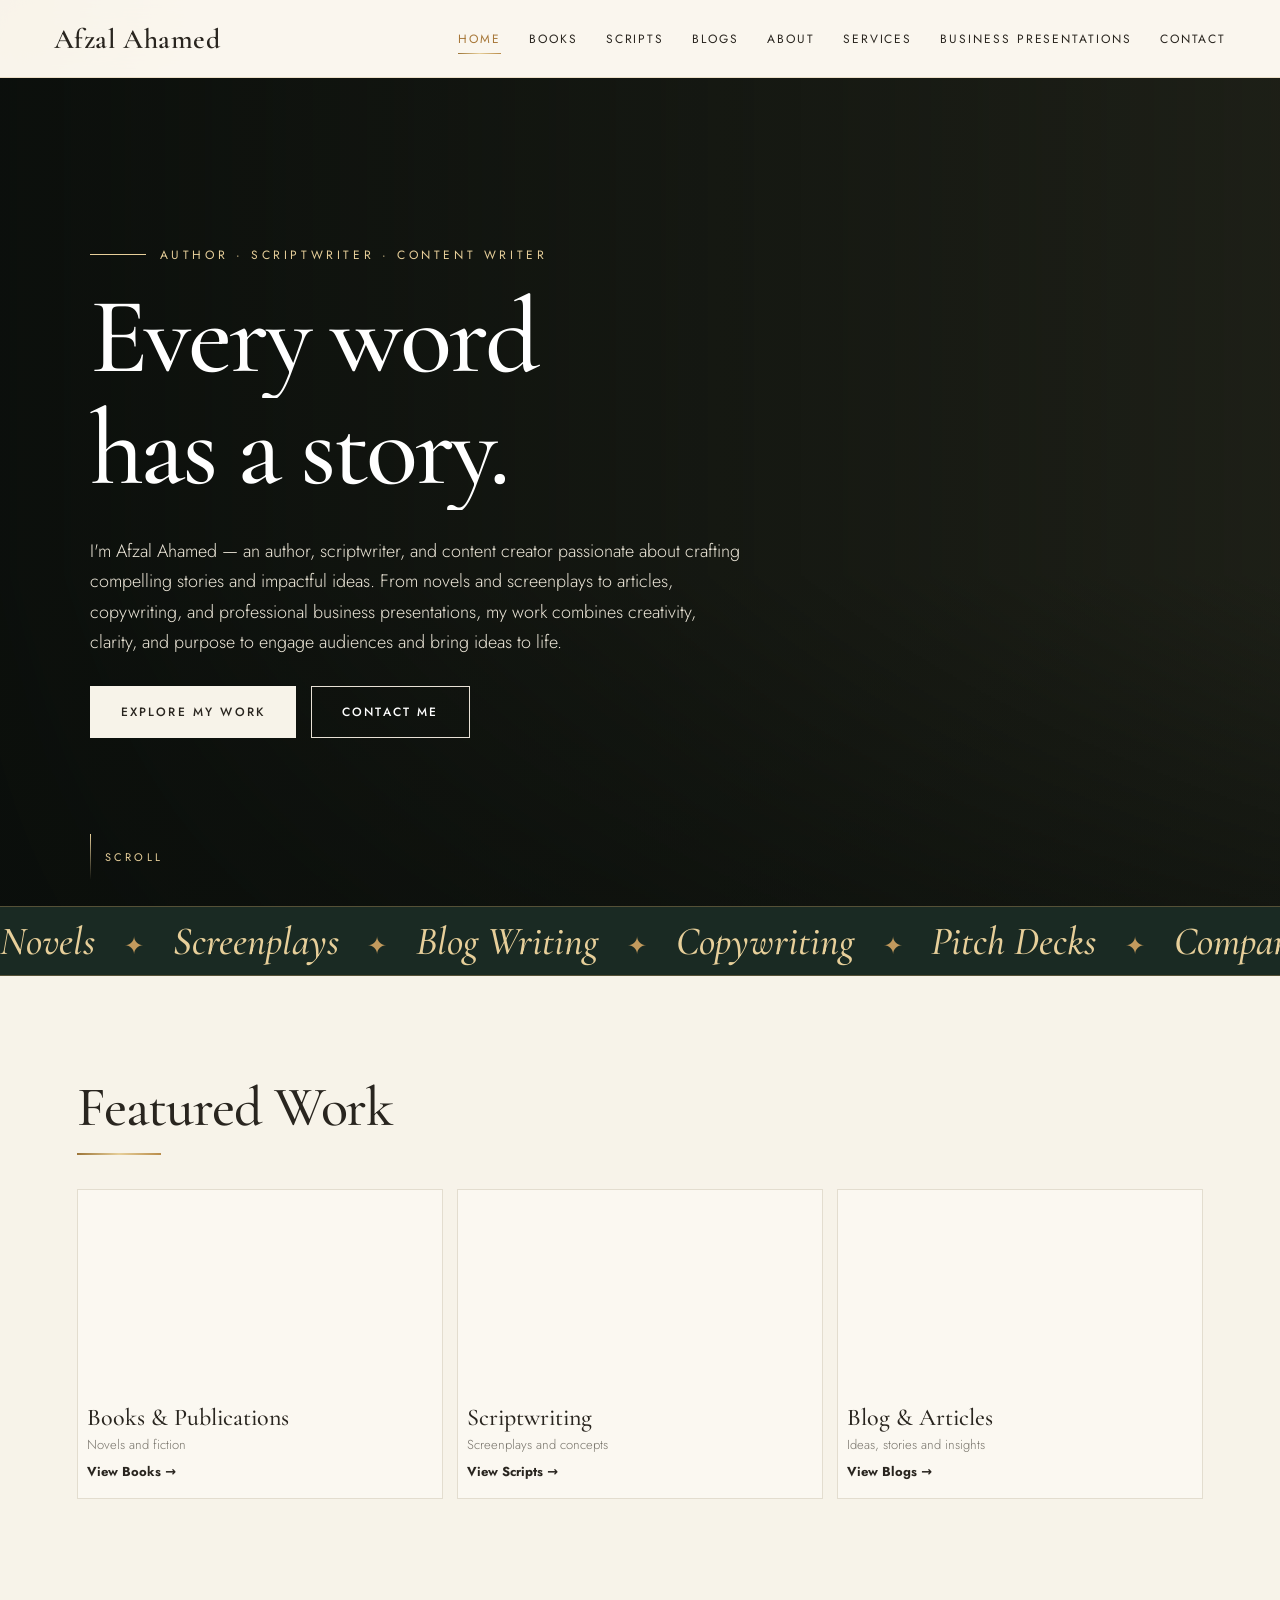
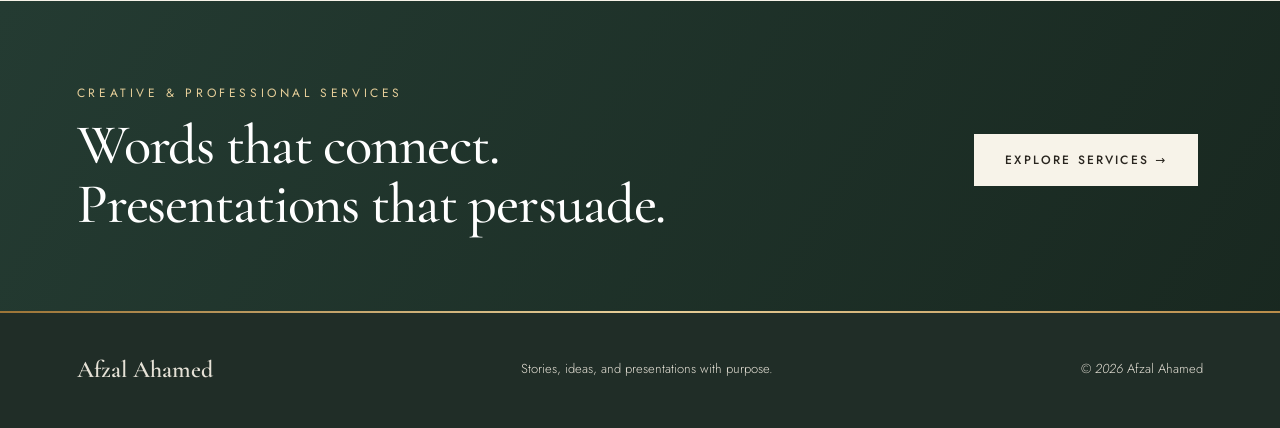
<file: index.html>
<!doctype html><html lang="en"><head><meta charset="utf-8"><meta name="viewport" content="width=device-width,initial-scale=1">
<meta name="description" content="Explore the creative portfolio of Afzal Ahamed, featuring novels, screenplays, blogs, copywriting, and professional business presentations."><title>Home | Afzal Ahamed</title><link rel="preconnect" href="https://fonts.googleapis.com"><link rel="preconnect" href="https://fonts.gstatic.com" crossorigin><link rel="stylesheet" href="https://fonts.googleapis.com/css2?family=Cormorant+Garamond:ital,wght@0,500;0,600;1,500&family=Jost:wght@300;400;500&display=swap"><link rel="stylesheet" href="assets/css/style.css"><script src="assets/js/script.js" defer></script></head><body><div id="curtain"><span>Afzal Ahamed</span></div><header><a class="logo" href="index.html">Afzal Ahamed</a><button class="menu" aria-label="Toggle menu">☰</button><nav><a href="index.html">Home</a><a href="books.html">Books</a><a href="scripts.html">Scripts</a><a href="blogs.html">Blogs</a><a href="about.html">About</a><a href="services.html">Services</a><a href="business-presentations.html">Business Presentations</a><a href="contact.html">Contact</a></nav></header><main>
<section class="hero"><div class="shade"></div><div class="hero-copy"><small>AUTHOR · SCRIPTWRITER · CONTENT WRITER</small><h1>Every word<br>has a story.</h1><p>I'm Afzal Ahamed — an author, scriptwriter, and content creator passionate about crafting compelling stories and impactful ideas. From novels and screenplays to articles, copywriting, and professional business presentations, my work combines creativity, clarity, and purpose to engage audiences and bring ideas to life.</p><a class="btn light" href="books.html">Explore My Work</a> <a class="btn outline" href="contact.html">Contact Me</a></div></section>
<div class="marquee" aria-hidden="true"><div>Novels<i>✦</i>Screenplays<i>✦</i>Blog Writing<i>✦</i>Copywriting<i>✦</i>Pitch Decks<i>✦</i>Company Profiles<i>✦</i>Animated PowerPoint<i>✦</i>Storytelling<i>✦</i>Novels<i>✦</i>Screenplays<i>✦</i>Blog Writing<i>✦</i>Copywriting<i>✦</i>Pitch Decks<i>✦</i>Company Profiles<i>✦</i>Animated PowerPoint<i>✦</i>Storytelling<i>✦</i></div></div>
<section class="section"><h2>Featured Work</h2><div class="cards three"><a class="card" href="books.html"><div class="photo books"></div><h3>Books & Publications</h3><p>Novels and fiction</p><b>View Books →</b></a><a class="card" href="scripts.html"><div class="photo scripts"></div><h3>Scriptwriting</h3><p>Screenplays and concepts</p><b>View Scripts →</b></a><a class="card" href="blogs.html"><div class="photo blogs"></div><h3>Blog & Articles</h3><p>Ideas, stories and insights</p><b>View Blogs →</b></a></div></section>
<section class="callout"><div><small>CREATIVE & PROFESSIONAL SERVICES</small><h2>Words that connect.<br>Presentations that persuade.</h2></div><a class="btn light" href="services.html">Explore Services →</a></section></main><footer class="site-footer"><b>Afzal Ahamed</b><span>Stories, ideas, and presentations with purpose.</span><small>© <i id="year"></i> Afzal Ahamed</small></footer></body></html>
</file>
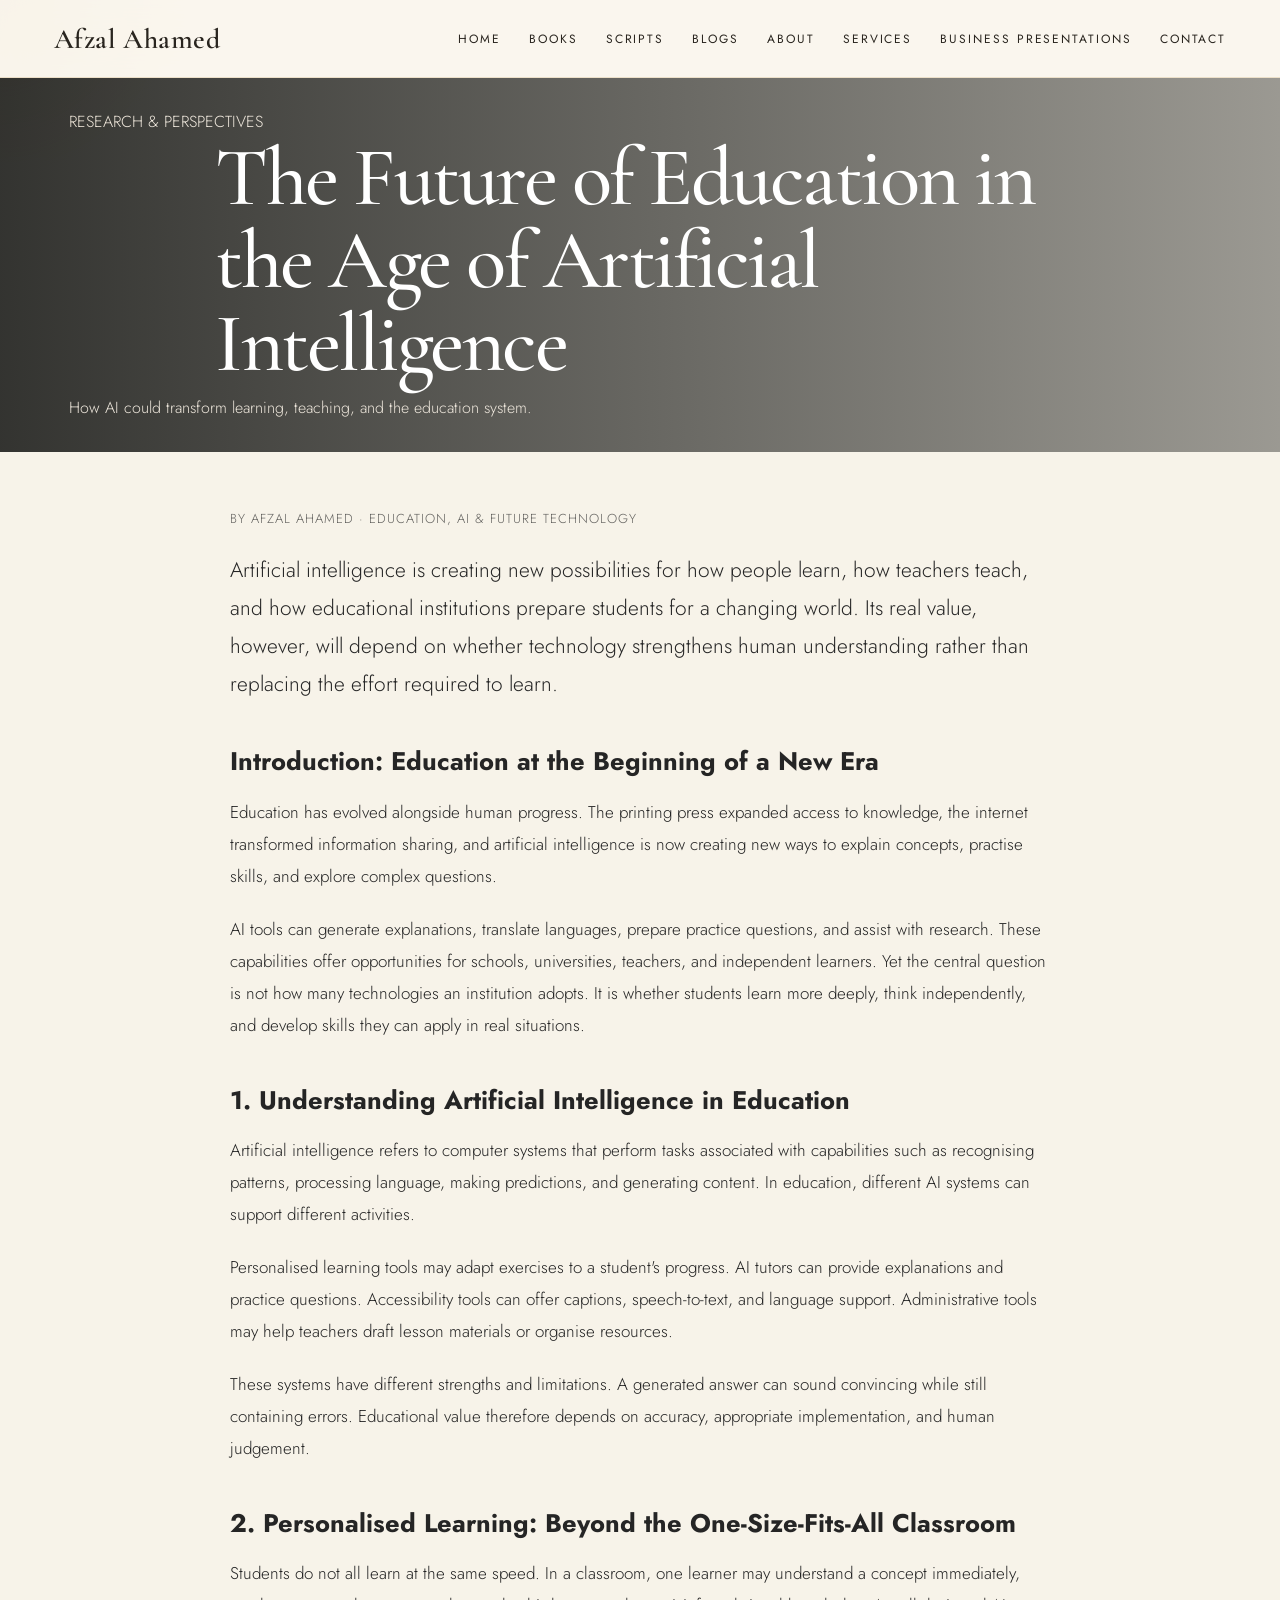
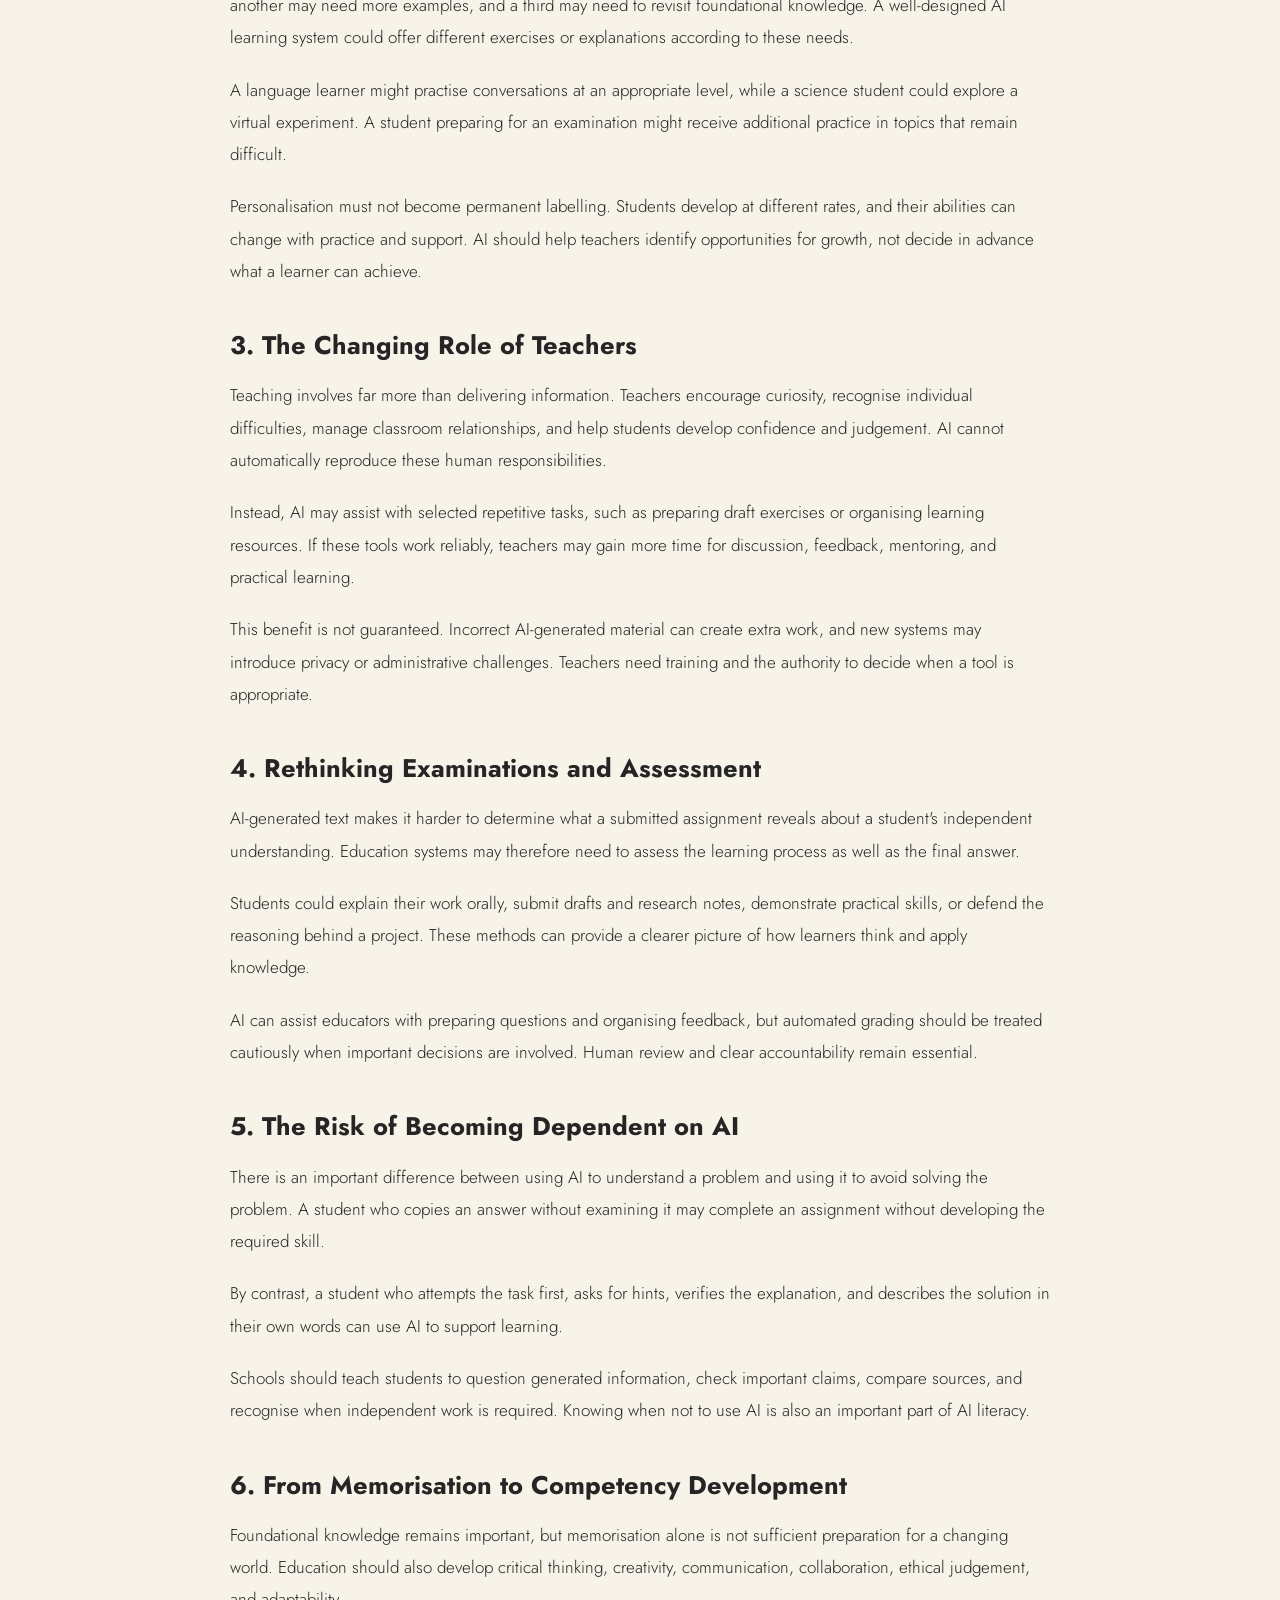
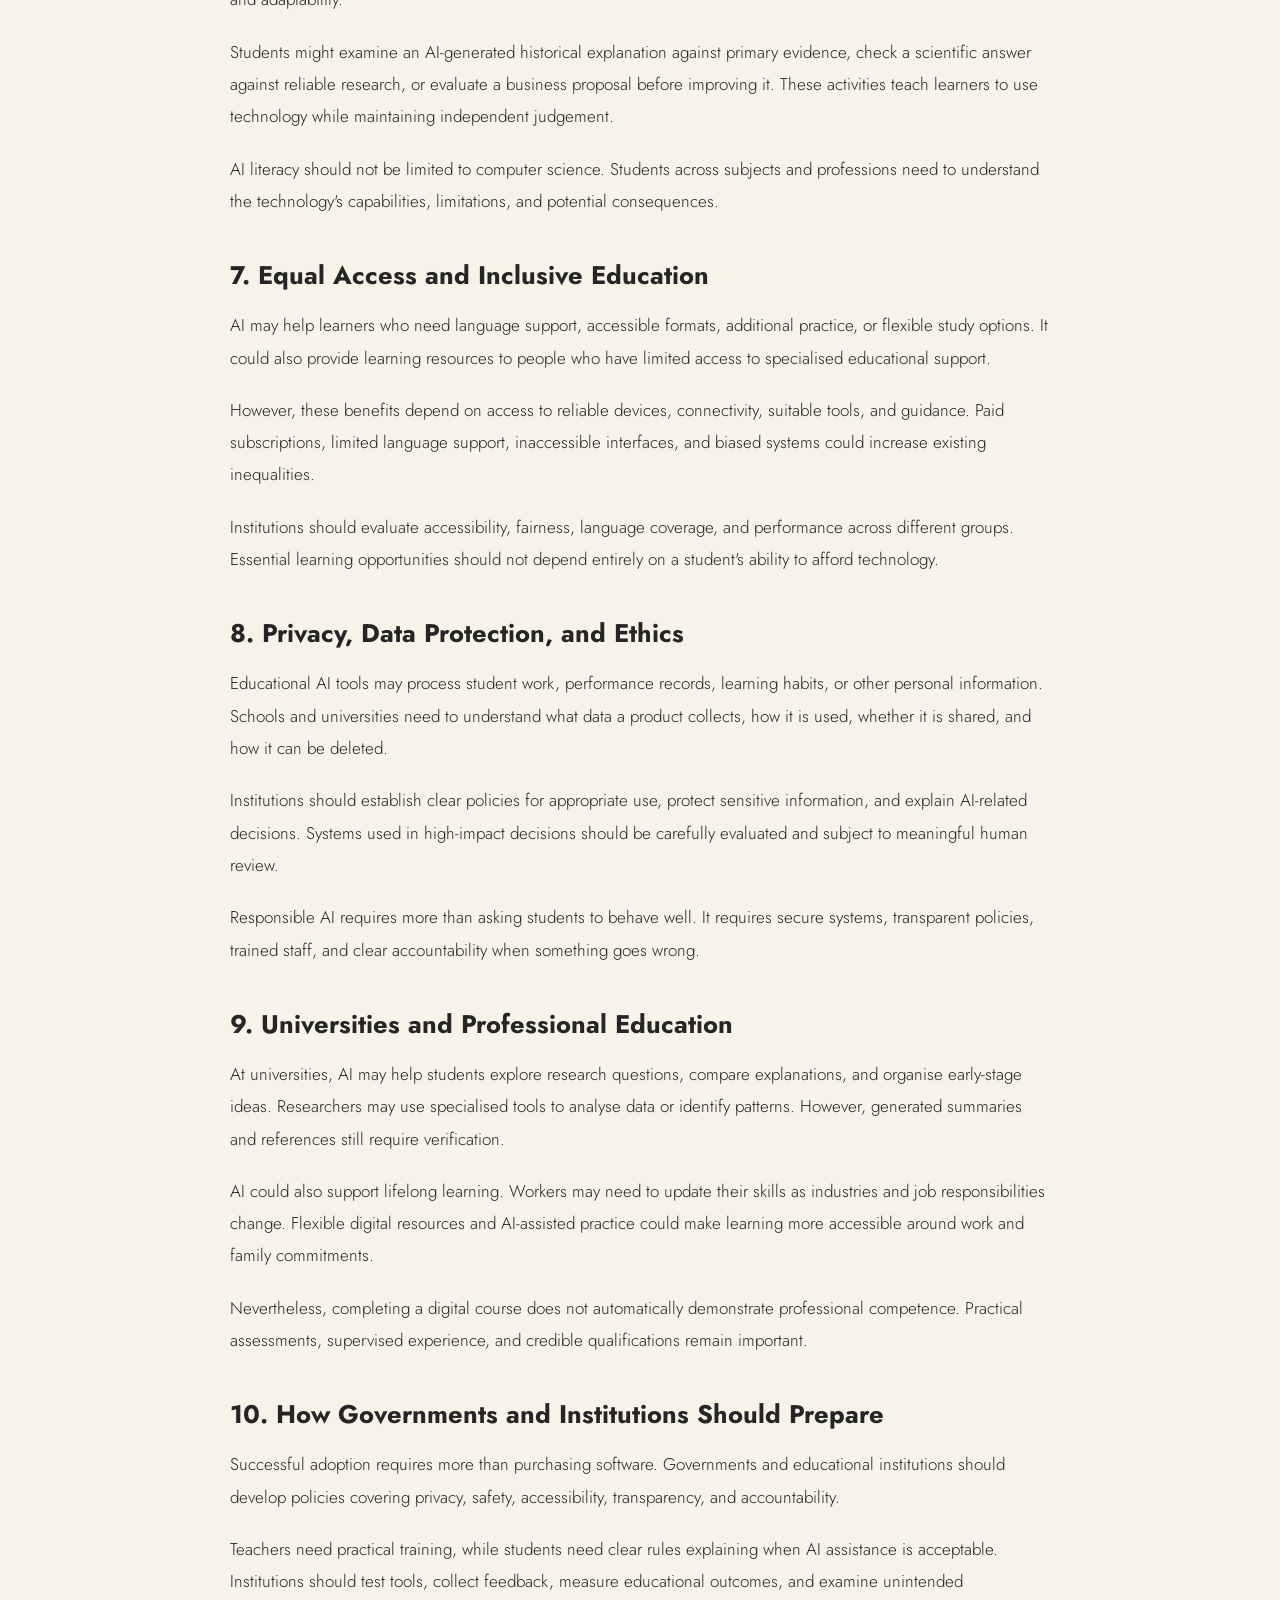
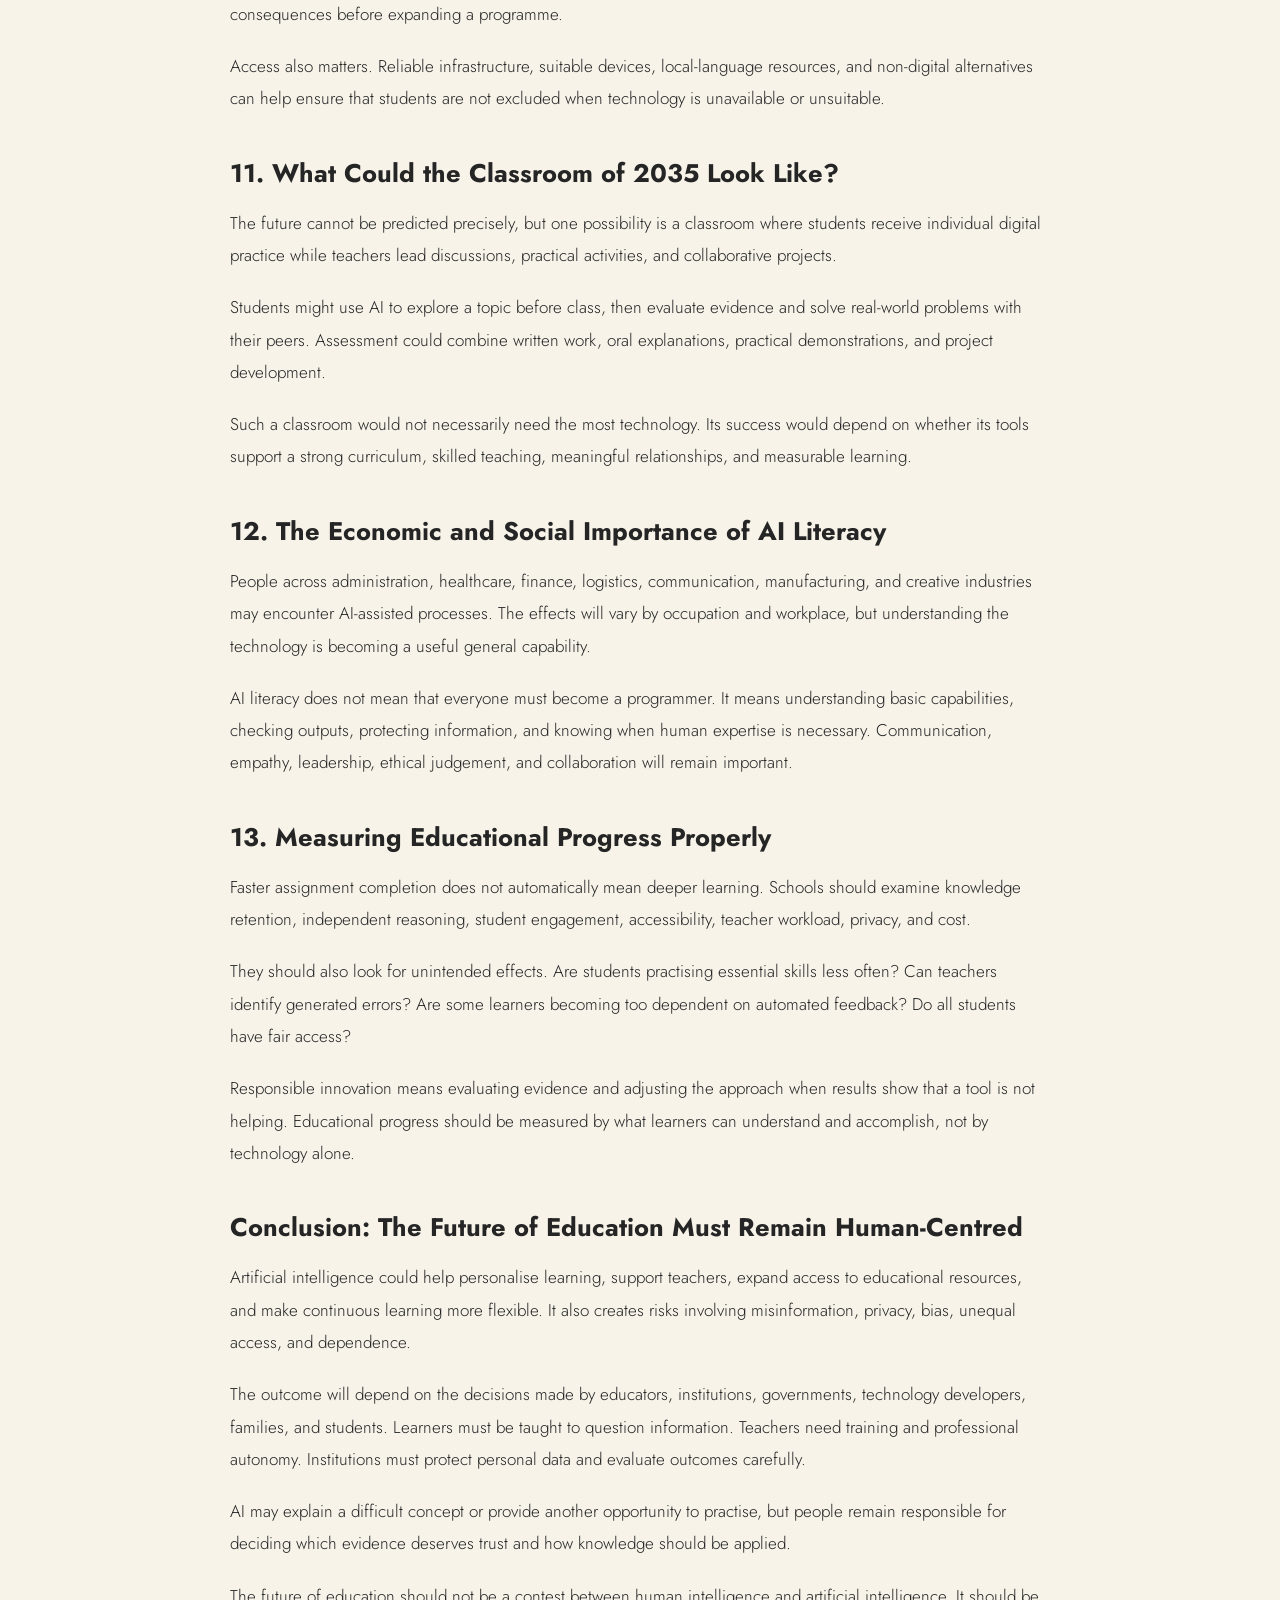
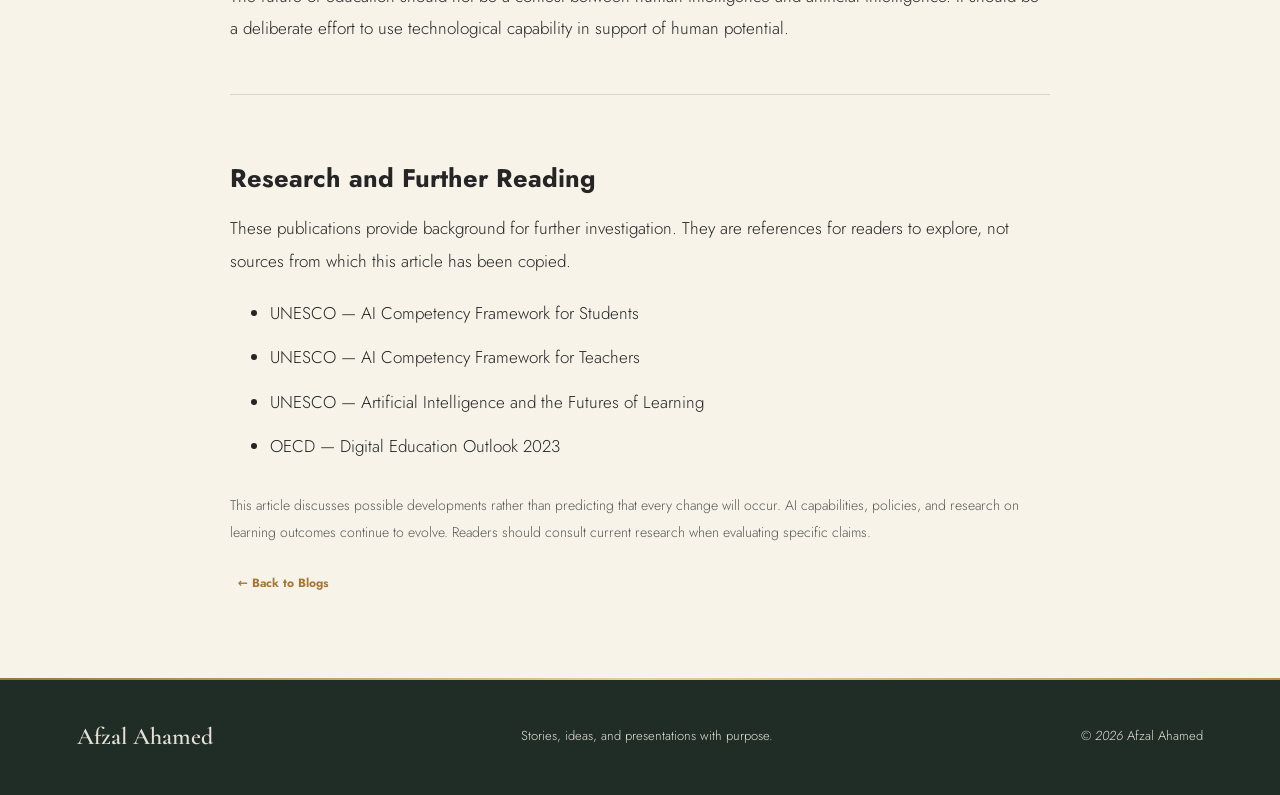
<file: ai-future-education.html>
<!doctype html>
<html lang="en">
<head>
  <meta charset="utf-8">
  <meta name="viewport" content="width=device-width, initial-scale=1">
  <meta name="description" content="An in-depth research article by Afzal Ahamed exploring how artificial intelligence could transform education, teaching, assessment, and the future of learning.">
  <title>The Future of Education in the Age of AI | Afzal Ahamed</title>

  <link rel="preconnect" href="https://fonts.googleapis.com">
  <link rel="preconnect" href="https://fonts.gstatic.com" crossorigin>
  <link rel="stylesheet" href="https://fonts.googleapis.com/css2?family=Cormorant+Garamond:ital,wght@0,500;0,600;1,500&family=Jost:wght@300;400;500&display=swap">
  <link rel="stylesheet" href="assets/css/style.css">
  <script src="assets/js/script.js" defer></script>
</head>

<body>
<header>
  <a class="logo" href="index.html">Afzal Ahamed</a>
  <button class="menu" aria-label="Toggle menu">☰</button>
  <nav>
    <a href="index.html">Home</a>
    <a href="books.html">Books</a>
    <a href="scripts.html">Scripts</a>
    <a href="blogs.html">Blogs</a>
    <a href="about.html">About</a>
    <a href="services.html">Services</a>
    <a href="business-presentations.html">Business Presentations</a>
    <a href="contact.html">Contact</a>
  </nav>
</header>

<main>
  <section class="banner research-banner">
    <p>RESEARCH & PERSPECTIVES</p>
    <h1>The Future of Education in the Age of Artificial Intelligence</h1>
    <p>How AI could transform learning, teaching, and the education system.</p>
  </section>

  <article class="research-article">
    <p class="research-meta">By Afzal Ahamed · Education, AI & Future Technology</p>

    <p class="research-lead">
      Artificial intelligence is creating new possibilities for how people
      learn, how teachers teach, and how educational institutions prepare
      students for a changing world. Its real value, however, will depend
      on whether technology strengthens human understanding rather than
      replacing the effort required to learn.
    </p>

    <h2>Introduction: Education at the Beginning of a New Era</h2>
    <p>
      Education has evolved alongside human progress. The printing press
      expanded access to knowledge, the internet transformed information
      sharing, and artificial intelligence is now creating new ways to
      explain concepts, practise skills, and explore complex questions.
    </p>
    <p>
      AI tools can generate explanations, translate languages, prepare
      practice questions, and assist with research. These capabilities
      offer opportunities for schools, universities, teachers, and
      independent learners. Yet the central question is not how many
      technologies an institution adopts. It is whether students learn
      more deeply, think independently, and develop skills they can apply
      in real situations.
    </p>

    <h2>1. Understanding Artificial Intelligence in Education</h2>
    <p>
      Artificial intelligence refers to computer systems that perform
      tasks associated with capabilities such as recognising patterns,
      processing language, making predictions, and generating content.
      In education, different AI systems can support different activities.
    </p>
    <p>
      Personalised learning tools may adapt exercises to a student's
      progress. AI tutors can provide explanations and practice questions.
      Accessibility tools can offer captions, speech-to-text, and language
      support. Administrative tools may help teachers draft lesson
      materials or organise resources.
    </p>
    <p>
      These systems have different strengths and limitations. A generated
      answer can sound convincing while still containing errors.
      Educational value therefore depends on accuracy, appropriate
      implementation, and human judgement.
    </p>

    <h2>2. Personalised Learning: Beyond the One-Size-Fits-All Classroom</h2>
    <p>
      Students do not all learn at the same speed. In a classroom, one
      learner may understand a concept immediately, another may need more
      examples, and a third may need to revisit foundational knowledge.
      A well-designed AI learning system could offer different exercises
      or explanations according to these needs.
    </p>
    <p>
      A language learner might practise conversations at an appropriate
      level, while a science student could explore a virtual experiment.
      A student preparing for an examination might receive additional
      practice in topics that remain difficult.
    </p>
    <p>
      Personalisation must not become permanent labelling. Students
      develop at different rates, and their abilities can change with
      practice and support. AI should help teachers identify opportunities
      for growth, not decide in advance what a learner can achieve.
    </p>

    <h2>3. The Changing Role of Teachers</h2>
    <p>
      Teaching involves far more than delivering information. Teachers
      encourage curiosity, recognise individual difficulties, manage
      classroom relationships, and help students develop confidence and
      judgement. AI cannot automatically reproduce these human
      responsibilities.
    </p>
    <p>
      Instead, AI may assist with selected repetitive tasks, such as
      preparing draft exercises or organising learning resources. If
      these tools work reliably, teachers may gain more time for
      discussion, feedback, mentoring, and practical learning.
    </p>
    <p>
      This benefit is not guaranteed. Incorrect AI-generated material
      can create extra work, and new systems may introduce privacy or
      administrative challenges. Teachers need training and the authority
      to decide when a tool is appropriate.
    </p>

    <h2>4. Rethinking Examinations and Assessment</h2>
    <p>
      AI-generated text makes it harder to determine what a submitted
      assignment reveals about a student's independent understanding.
      Education systems may therefore need to assess the learning
      process as well as the final answer.
    </p>
    <p>
      Students could explain their work orally, submit drafts and research
      notes, demonstrate practical skills, or defend the reasoning behind
      a project. These methods can provide a clearer picture of how
      learners think and apply knowledge.
    </p>
    <p>
      AI can assist educators with preparing questions and organising
      feedback, but automated grading should be treated cautiously when
      important decisions are involved. Human review and clear
      accountability remain essential.
    </p>

    <h2>5. The Risk of Becoming Dependent on AI</h2>
    <p>
      There is an important difference between using AI to understand a
      problem and using it to avoid solving the problem. A student who
      copies an answer without examining it may complete an assignment
      without developing the required skill.
    </p>
    <p>
      By contrast, a student who attempts the task first, asks for hints,
      verifies the explanation, and describes the solution in their own
      words can use AI to support learning.
    </p>
    <p>
      Schools should teach students to question generated information,
      check important claims, compare sources, and recognise when
      independent work is required. Knowing when not to use AI is also
      an important part of AI literacy.
    </p>

    <h2>6. From Memorisation to Competency Development</h2>
    <p>
      Foundational knowledge remains important, but memorisation alone
      is not sufficient preparation for a changing world. Education
      should also develop critical thinking, creativity, communication,
      collaboration, ethical judgement, and adaptability.
    </p>
    <p>
      Students might examine an AI-generated historical explanation
      against primary evidence, check a scientific answer against
      reliable research, or evaluate a business proposal before improving
      it. These activities teach learners to use technology while
      maintaining independent judgement.
    </p>
    <p>
      AI literacy should not be limited to computer science. Students
      across subjects and professions need to understand the technology's
      capabilities, limitations, and potential consequences.
    </p>

    <h2>7. Equal Access and Inclusive Education</h2>
    <p>
      AI may help learners who need language support, accessible formats,
      additional practice, or flexible study options. It could also
      provide learning resources to people who have limited access to
      specialised educational support.
    </p>
    <p>
      However, these benefits depend on access to reliable devices,
      connectivity, suitable tools, and guidance. Paid subscriptions,
      limited language support, inaccessible interfaces, and biased
      systems could increase existing inequalities.
    </p>
    <p>
      Institutions should evaluate accessibility, fairness, language
      coverage, and performance across different groups. Essential
      learning opportunities should not depend entirely on a student's
      ability to afford technology.
    </p>

    <h2>8. Privacy, Data Protection, and Ethics</h2>
    <p>
      Educational AI tools may process student work, performance records,
      learning habits, or other personal information. Schools and
      universities need to understand what data a product collects,
      how it is used, whether it is shared, and how it can be deleted.
    </p>
    <p>
      Institutions should establish clear policies for appropriate use,
      protect sensitive information, and explain AI-related decisions.
      Systems used in high-impact decisions should be carefully evaluated
      and subject to meaningful human review.
    </p>
    <p>
      Responsible AI requires more than asking students to behave well.
      It requires secure systems, transparent policies, trained staff,
      and clear accountability when something goes wrong.
    </p>

    <h2>9. Universities and Professional Education</h2>
    <p>
      At universities, AI may help students explore research questions,
      compare explanations, and organise early-stage ideas. Researchers
      may use specialised tools to analyse data or identify patterns.
      However, generated summaries and references still require
      verification.
    </p>
    <p>
      AI could also support lifelong learning. Workers may need to update
      their skills as industries and job responsibilities change.
      Flexible digital resources and AI-assisted practice could make
      learning more accessible around work and family commitments.
    </p>
    <p>
      Nevertheless, completing a digital course does not automatically
      demonstrate professional competence. Practical assessments,
      supervised experience, and credible qualifications remain
      important.
    </p>

    <h2>10. How Governments and Institutions Should Prepare</h2>
    <p>
      Successful adoption requires more than purchasing software.
      Governments and educational institutions should develop policies
      covering privacy, safety, accessibility, transparency, and
      accountability.
    </p>
    <p>
      Teachers need practical training, while students need clear rules
      explaining when AI assistance is acceptable. Institutions should
      test tools, collect feedback, measure educational outcomes, and
      examine unintended consequences before expanding a programme.
    </p>
    <p>
      Access also matters. Reliable infrastructure, suitable devices,
      local-language resources, and non-digital alternatives can help
      ensure that students are not excluded when technology is
      unavailable or unsuitable.
    </p>

    <h2>11. What Could the Classroom of 2035 Look Like?</h2>
    <p>
      The future cannot be predicted precisely, but one possibility is
      a classroom where students receive individual digital practice
      while teachers lead discussions, practical activities, and
      collaborative projects.
    </p>
    <p>
      Students might use AI to explore a topic before class, then
      evaluate evidence and solve real-world problems with their peers.
      Assessment could combine written work, oral explanations,
      practical demonstrations, and project development.
    </p>
    <p>
      Such a classroom would not necessarily need the most technology.
      Its success would depend on whether its tools support a strong
      curriculum, skilled teaching, meaningful relationships, and
      measurable learning.
    </p>

    <h2>12. The Economic and Social Importance of AI Literacy</h2>
    <p>
      People across administration, healthcare, finance, logistics,
      communication, manufacturing, and creative industries may encounter
      AI-assisted processes. The effects will vary by occupation and
      workplace, but understanding the technology is becoming a useful
      general capability.
    </p>
    <p>
      AI literacy does not mean that everyone must become a programmer.
      It means understanding basic capabilities, checking outputs,
      protecting information, and knowing when human expertise is
      necessary. Communication, empathy, leadership, ethical judgement,
      and collaboration will remain important.
    </p>

    <h2>13. Measuring Educational Progress Properly</h2>
    <p>
      Faster assignment completion does not automatically mean deeper
      learning. Schools should examine knowledge retention, independent
      reasoning, student engagement, accessibility, teacher workload,
      privacy, and cost.
    </p>
    <p>
      They should also look for unintended effects. Are students
      practising essential skills less often? Can teachers identify
      generated errors? Are some learners becoming too dependent on
      automated feedback? Do all students have fair access?
    </p>
    <p>
      Responsible innovation means evaluating evidence and adjusting
      the approach when results show that a tool is not helping.
      Educational progress should be measured by what learners can
      understand and accomplish, not by technology alone.
    </p>

    <h2>Conclusion: The Future of Education Must Remain Human-Centred</h2>
    <p>
      Artificial intelligence could help personalise learning, support
      teachers, expand access to educational resources, and make
      continuous learning more flexible. It also creates risks involving
      misinformation, privacy, bias, unequal access, and dependence.
    </p>
    <p>
      The outcome will depend on the decisions made by educators,
      institutions, governments, technology developers, families,
      and students. Learners must be taught to question information.
      Teachers need training and professional autonomy. Institutions
      must protect personal data and evaluate outcomes carefully.
    </p>
    <p>
      AI may explain a difficult concept or provide another opportunity
      to practise, but people remain responsible for deciding which
      evidence deserves trust and how knowledge should be applied.
    </p>
    <p>
      The future of education should not be a contest between human
      intelligence and artificial intelligence. It should be a
      deliberate effort to use technological capability in support
      of human potential.
    </p>

    <section class="research-references">
      <h2>Research and Further Reading</h2>
      <p>These publications provide background for further investigation.
      They are references for readers to explore, not sources from which
      this article has been copied.</p>

      <ul>
        <li>
          <a href="https://www.unesco.org/en/articles/ai-competency-framework-students" target="_blank" rel="noopener noreferrer">
            UNESCO — AI Competency Framework for Students
          </a>
        </li>
        <li>
          <a href="https://www.unesco.org/en/articles/ai-competency-framework-teachers" target="_blank" rel="noopener noreferrer">
            UNESCO — AI Competency Framework for Teachers
          </a>
        </li>
        <li>
          <a href="https://www.unesco.org/en/digital-education/ai-future-learning" target="_blank" rel="noopener noreferrer">
            UNESCO — Artificial Intelligence and the Futures of Learning
          </a>
        </li>
        <li>
          <a href="https://www.oecd.org/en/publications/oecd-digital-education-outlook-2023_c74f03de-en.html" target="_blank" rel="noopener noreferrer">
            OECD — Digital Education Outlook 2023
          </a>
        </li>
      </ul>
    </section>

    <p class="research-disclaimer">
      This article discusses possible developments rather than predicting
      that every change will occur. AI capabilities, policies, and research
      on learning outcomes continue to evolve. Readers should consult
      current research when evaluating specific claims.
    </p>

    <a class="link" href="blogs.html">← Back to Blogs</a>
  </article>
</main>

<footer class="site-footer">
  <b>Afzal Ahamed</b>
  <span>Stories, ideas, and presentations with purpose.</span>
  <small>© <i id="year"></i> Afzal Ahamed</small>
</footer>
</body>
</html>
</file>
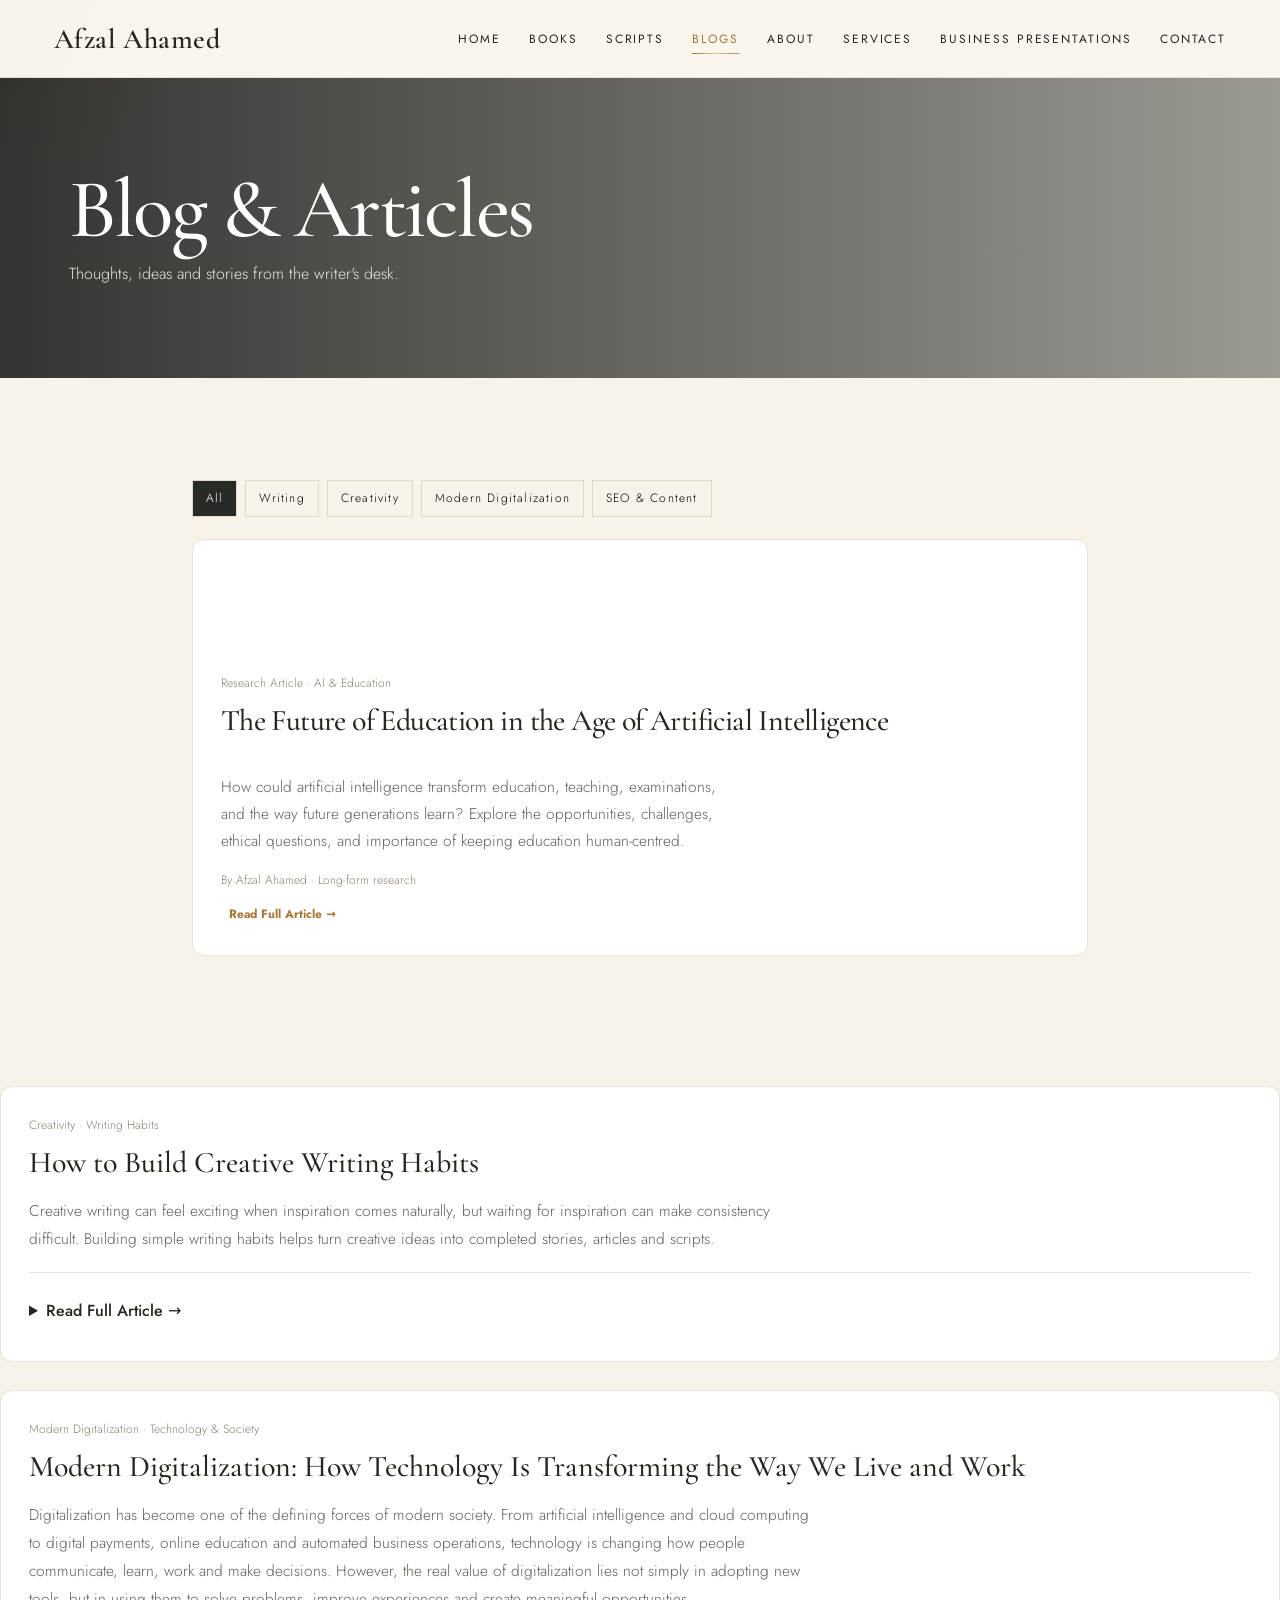
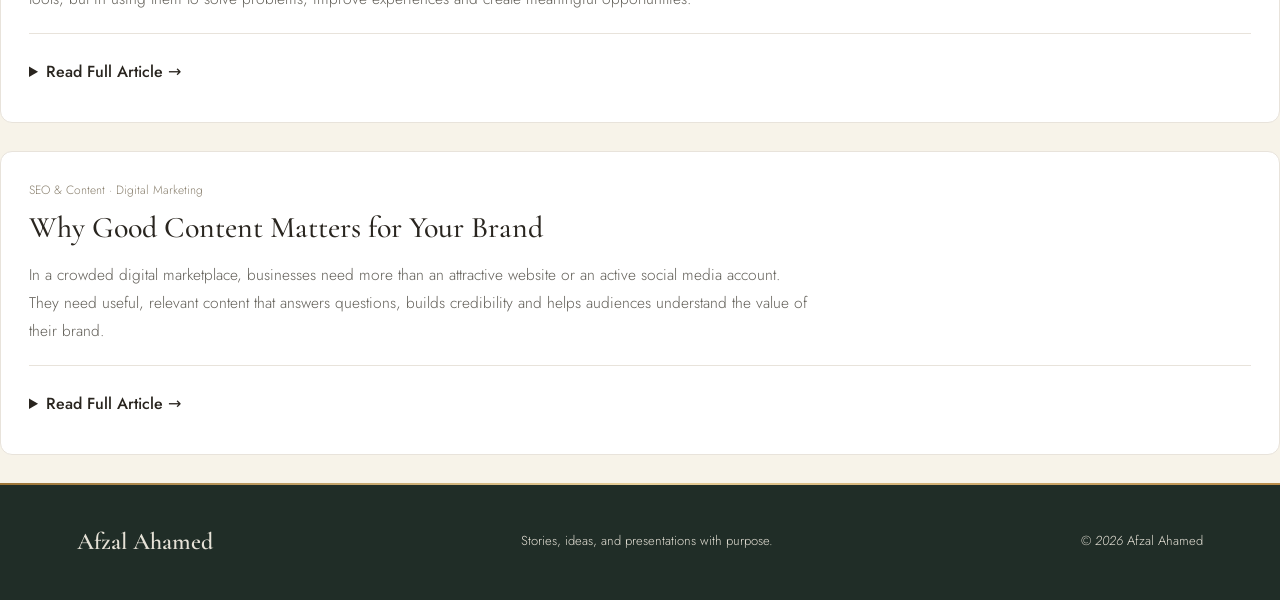
<file: blogs.html>
<!doctype html><html lang="en"><head><meta charset="utf-8"><meta name="viewport" content="width=device-width,initial-scale=1"><meta name="description" content="Afzal Ahamed — writer, scriptwriter, content writer and business presentation designer."><title>Blog & Articles | Afzal Ahamed</title><link rel="preconnect" href="https://fonts.googleapis.com"><link rel="preconnect" href="https://fonts.gstatic.com" crossorigin><link rel="stylesheet" href="https://fonts.googleapis.com/css2?family=Cormorant+Garamond:ital,wght@0,500;0,600;1,500&family=Jost:wght@300;400;500&display=swap"><link rel="stylesheet" href="assets/css/style.css"><script src="assets/js/script.js" defer></script></head><body><header><a class="logo" href="index.html">Afzal Ahamed</a><button class="menu" aria-label="Toggle menu">☰</button><nav><a href="index.html">Home</a><a href="books.html">Books</a><a href="scripts.html">Scripts</a><a href="blogs.html">Blogs</a><a href="about.html">About</a><a href="services.html">Services</a><a href="business-presentations.html">Business Presentations</a><a href="contact.html">Contact</a></nav></header><main>
<section class="banner blogs-banner"><h1>Blog & Articles</h1><p>Thoughts, ideas and stories from the writer's desk.</p></section>

<section class="section narrow">

  <div class="filters">
    <button class="active" data-filter="all">All</button>
    <button data-filter="writing">Writing</button>
    <button data-filter="creativity">Creativity</button>
    <button data-filter="digitalization">Modern Digitalization</button>
    <button data-filter="seo">SEO & Content</button>
  </div>

  <article class="article long-article" data-cat="writing">
    <div class="photo article1"></div>

    <div class="blog-preview">
      <p class="meta">Research Article · AI & Education</p>

      <h2>The Future of Education in the Age of Artificial Intelligence</h2>

      <p>
        How could artificial intelligence transform education, teaching,
        examinations, and the way future generations learn? Explore the
        opportunities, challenges, ethical questions, and importance of
        keeping education human-centred.
      </p>

      <p class="meta">By Afzal Ahamed · Long-form research</p>

      <a class="link" href="ai-future-education.html">
        Read Full Article →
      </a>
    </div>
  </article>

</section>

<!-- BLOG 2 -->
  <article class="article long-article" data-cat="creativity">
    <p class="meta">Creativity · Writing Habits</p>
    <h2>How to Build Creative Writing Habits</h2>
    <p>Creative writing can feel exciting when inspiration comes naturally, but waiting for inspiration can make consistency difficult. Building simple writing habits helps turn creative ideas into completed stories, articles and scripts.</p>

    <details class="full-article">
      <summary>Read Full Article →</summary>
      <div class="article-content">
        <h3>Begin with a realistic routine</h3>
        <p>One of the biggest mistakes aspiring writers make is setting goals that are too ambitious at the beginning. Planning to write thousands of words every day may sound motivating, but an unrealistic routine can quickly become exhausting.</p>
        <p>Start with a manageable commitment. You might write for fifteen minutes each morning, complete one paragraph during lunch or dedicate a few evenings each week to your project. The objective is to create a repeatable habit that fits your actual life.</p>

        <h3>Separate writing from editing</h3>
        <p>Trying to create perfect sentences while drafting can interrupt the flow of ideas. Your first draft does not need to be polished. It needs to give your ideas a place to exist.</p>
        <p>Allow yourself to write imperfectly at first. Once the draft is complete, return to it with a different purpose: improve clarity, remove repetition, strengthen the structure and correct grammar. Separating these stages makes the process less intimidating.</p>

        <h3>Keep a notebook of ideas</h3>
        <p>Ideas can appear during conversations, travel, reading or ordinary daily experiences. Keep a notebook or digital document where you can record interesting observations, possible characters, memorable phrases and questions you want to explore.</p>
        <p>You do not need to develop every idea immediately. Over time, your collection becomes a source of inspiration whenever you feel stuck or need a new subject to write about.</p>

        <h3>Learn through reading</h3>
        <p>Reading exposes you to different voices, structures, vocabulary and approaches to storytelling. Pay attention to how writers begin their articles, introduce characters, organise arguments and conclude their work.</p>
        <p>Instead of reading only for entertainment, occasionally examine the techniques behind the writing. Ask yourself why a particular introduction works or how the author maintains your interest. Learning from different styles can help you discover your own voice.</p>

        <h3>Make feedback part of the process</h3>
        <p>Feedback can reveal confusing sentences, missing explanations and opportunities for improvement. Share selected work with readers you trust and be open to constructive criticism. You do not need to accept every suggestion, but you should understand the reason behind it before deciding.</p>

        <h3>Conclusion</h3>
        <p>Creative growth rarely happens in a single burst of inspiration. It develops through regular practice, curiosity, patience and revision. Set a realistic goal, protect time for your work and finish small projects before moving to larger ones. Consistency gives your creativity the space it needs to grow.</p>
      </div>
    </details>
  </article>

    <!-- BLOG 3 -->
  <article class="article long-article" data-cat="digitalization">
    <p class="meta">Modern Digitalization · Technology & Society</p>

    <h2>Modern Digitalization: How Technology Is Transforming the Way We Live and Work</h2>

    <p>
      Digitalization has become one of the defining forces of modern society.
      From artificial intelligence and cloud computing to digital payments,
      online education and automated business operations, technology is
      changing how people communicate, learn, work and make decisions.
      However, the real value of digitalization lies not simply in adopting
      new tools, but in using them to solve problems, improve experiences
      and create meaningful opportunities.
    </p>

    <details class="full-article">
      <summary>Read Full Article →</summary>

      <div class="article-content">
        <h3>1. Understanding digitalization</h3>

        <p>
          Digitalization refers to using digital technologies to improve
          existing activities, services and processes. It goes beyond
          converting paper documents into electronic files. It involves
          rethinking how work is performed, how information is shared and
          how people interact with organisations.
        </p>

        <p>
          For example, a company that replaces paper forms with online forms
          has digitized part of its documentation. If it then connects those
          forms to a system that automatically routes requests, tracks
          progress and generates reports, it is using digitalization to
          improve the wider process.
        </p>

        <h3>2. The rise of artificial intelligence and automation</h3>

        <p>
          Artificial intelligence is expanding the possibilities of
          digitalization. AI-powered tools can assist with analysing
          information, drafting documents, summarising reports, answering
          routine questions and identifying patterns in large datasets.
          Automation can also reduce repetitive administrative work and
          help teams manage tasks more efficiently.
        </p>

        <p>
          In an office environment, for instance, digital workflows can
          organise incoming enquiries, send reminders, maintain records
          and prepare routine reports. Employees can then devote more time
          to communication, problem-solving, planning and relationship
          management.
        </p>

        <p>
          Nevertheless, technology should support human judgement rather
          than replace it blindly. AI-generated information can contain
          errors, and automated processes need appropriate supervision,
          testing and clear accountability.
        </p>

        <h3>3. Digital transformation in business</h3>

        <p>
          Businesses increasingly depend on connected digital systems to
          manage customers, operations, finances and communication.
          Customer relationship management platforms help teams maintain
          customer information, while cloud-based applications allow
          colleagues to collaborate across different locations.
        </p>

        <p>
          Digital dashboards can make important performance indicators
          easier to monitor. Shared databases can reduce duplicate records,
          and automated notifications can help employees respond to
          requests on time. When implemented carefully, these tools can
          improve coordination and make business processes more transparent.
        </p>

        <p>
          Successful digital transformation, however, is not just about
          purchasing software. Organisations must understand their actual
          needs, train their employees, protect their information and
          evaluate whether the new systems deliver measurable benefits.
        </p>

        <h3>4. Education in a digital world</h3>

        <p>
          Digital technology has expanded access to learning resources.
          Students can attend online classes, access digital libraries,
          collaborate on shared documents and learn through interactive
          platforms. Professionals can also develop new skills through
          online courses without necessarily leaving their jobs.
        </p>

        <p>
          AI-based learning tools may help learners practise concepts,
          receive explanations and identify areas that require additional
          attention. Teachers can use digital resources to support lesson
          preparation and organise learning materials.
        </p>

        <p>
          Yet technology alone cannot guarantee better education.
          Reliable internet access, appropriate devices, digital literacy,
          accessibility and effective teaching remain essential. Students
          also need to learn how to evaluate online information, protect
          their privacy and use AI responsibly.
        </p>

        <h3>5. The changing nature of employment</h3>

        <p>
          Digitalization is reshaping the skills required across many
          industries. Familiarity with spreadsheets, online collaboration
          tools, digital documentation and data interpretation can improve
          an employee's ability to work effectively. In some roles,
          knowledge of automation, AI tools and digital project management
          is becoming increasingly valuable.
        </p>

        <p>
          At the same time, human skills remain important. Communication,
          creativity, adaptability, critical thinking and decision-making
          help people apply technology to real situations. A digital tool
          may organise information quickly, but a person still needs to
          interpret the results, understand the context and communicate
          an appropriate response.
        </p>

        <p>
          Rather than viewing digitalization only as a threat to jobs,
          individuals and organisations can approach it as a reason to
          update skills, redesign workflows and prepare for changing
          professional responsibilities.
        </p>

        <h3>6. Digital communication and human connection</h3>

        <p>
          Messaging platforms, video meetings, social networks and
          collaborative applications allow people to communicate across
          geographical boundaries. Businesses can serve customers in
          different markets, and remote teams can work together without
          sharing the same office.
        </p>

        <p>
          However, faster communication does not always mean better
          communication. Too many notifications, unclear messages and
          constant online availability can create distraction and
          misunderstandings. Important conversations may still require
          empathy, careful listening and direct human interaction.
        </p>

        <p>
          The goal should be to use digital channels thoughtfully:
          choosing the right platform, communicating clearly and
          respecting the time and attention of others.
        </p>

        <h3>7. Data privacy and cybersecurity</h3>

        <p>
          As more activities move online, personal and business information
          is increasingly stored and exchanged through digital systems.
          This creates opportunities for better services, but it also
          increases the importance of protecting data.
        </p>

        <p>
          Strong passwords, multifactor authentication, software updates,
          secure backups and careful handling of sensitive information
          are practical parts of digital safety. Organisations should
          also limit access to information according to job requirements,
          train employees to recognise suspicious messages and establish
          clear procedures for reporting security incidents.
        </p>

        <p>
          Responsible digitalization requires trust. People should
          understand what information is collected, why it is needed
          and how it is protected. Convenience should not come at the
          expense of privacy, fairness or security.
        </p>

        <h3>8. Closing the digital divide</h3>

        <p>
          The benefits of digital technology are not distributed equally.
          Some communities have reliable internet, modern devices and
          opportunities to develop digital skills, while others face
          barriers involving affordability, infrastructure, accessibility
          or language.
        </p>

        <p>
          If digital services become the only way to access essential
          support, people without suitable technology may be excluded.
          Governments, educational institutions and businesses should
          consider accessible design, digital training and alternative
          ways to obtain important services.
        </p>

        <p>
          A genuinely inclusive digital future is one in which technology
          expands opportunities rather than creating new obstacles.
        </p>

        <h3>9. Building a responsible digital future</h3>

        <p>
          The next stage of digitalization will depend not only on
          technological innovation but also on the decisions people make
          about how technology is designed and used. Organisations need
          clear objectives, responsible data practices, employee training
          and regular evaluation of digital systems.
        </p>

        <p>
          Individuals can prepare by developing digital literacy,
          questioning unreliable information, protecting their online
          accounts and learning tools relevant to their goals. Businesses
          can begin with practical improvements, measure the results
          and expand successful initiatives gradually.
        </p>

        <h3>Conclusion: Technology should serve people</h3>

        <p>
          Modern digitalization is changing business, education,
          communication and everyday life. It offers opportunities
          to improve efficiency, widen access to information and help
          people solve problems in new ways. It also brings responsibilities
          involving privacy, security, fairness and human wellbeing.
        </p>

        <p>
          The most successful digital future will not be defined by how
          much technology we use, but by how wisely we use it. When
          innovation is guided by human needs, continuous learning and
          responsible decision-making, digitalization can become a
          meaningful force for progress.
        </p>
      </div>
    </details>
  </article>

  <!-- BLOG 4 -->
  <article class="article long-article" data-cat="seo">
    <p class="meta">SEO & Content · Digital Marketing</p>
    <h2>Why Good Content Matters for Your Brand</h2>
    <p>In a crowded digital marketplace, businesses need more than an attractive website or an active social media account. They need useful, relevant content that answers questions, builds credibility and helps audiences understand the value of their brand.</p>

    <details class="full-article">
      <summary>Read Full Article →</summary>
      <div class="article-content">
        <h3>Content is part of the customer experience</h3>
        <p>Customers often research a business before contacting its team or making a purchase. They may read website pages, compare services, explore articles or look for answers to specific questions. Every piece of content contributes to the impression they form about the organisation.</p>
        <p>Clear and helpful content makes it easier for customers to understand what a business offers, who it serves and how it can address their needs. Confusing language, outdated information and exaggerated claims can have the opposite effect.</p>

        <h3>Building trust through useful information</h3>
        <p>Good content prioritises the reader's needs. A useful article explains a topic, addresses a common concern or provides practical steps the audience can follow. It should offer genuine value rather than simply repeating promotional messages.</p>
        <p>For example, a business that provides presentation design could publish guidance on organising a pitch deck, presenting data clearly or preparing for an important client meeting. These resources demonstrate knowledge while helping potential customers solve real problems.</p>

        <h3>The relationship between content and SEO</h3>
        <p>Search engine optimisation helps people discover relevant information online. Content can support SEO when it addresses the questions people search for, uses descriptive headings and provides a clear structure that is easy to navigate.</p>
        <p>Writers should research the language their intended audience uses and include relevant search terms naturally. Repeating keywords excessively can make writing unpleasant to read. Helpful information, accurate details and a positive reading experience should remain the priority.</p>

        <h3>Consistency creates recognition</h3>
        <p>Publishing useful content regularly can help a brand maintain a recognisable voice. Consistency does not mean publishing something every day regardless of quality. It means setting a realistic schedule and delivering content that meets the audience's expectations.</p>
        <p>A business might publish a detailed article each month, share shorter insights each week and update important website pages when services change. A manageable plan is more sustainable than a demanding schedule that cannot be maintained.</p>

        <h3>Measure results and improve</h3>
        <p>Content strategy should involve more than publishing and hoping for results. Depending on the business objective, useful indicators may include relevant website visits, enquiries, newsletter subscriptions, engagement or conversions.</p>
        <p>Review these results to identify which subjects attract the right audience and which pages need improvement. Update outdated information, improve unclear sections and use reader questions to guide future topics.</p>

        <h3>Conclusion</h3>
        <p>Good content is not simply a marketing accessory. It helps a brand communicate clearly, demonstrate expertise and develop relationships with its audience. By combining useful information, thoughtful writing, sound SEO practices and regular evaluation, businesses can build a stronger and more trustworthy digital presence.</p>
      </div>
    </details>
  </article>

</section>
</main><footer class="site-footer"><b>Afzal Ahamed</b><span>Stories, ideas, and presentations with purpose.</span><small>© <i id="year"></i> Afzal Ahamed</small></footer></body></html>
</file>
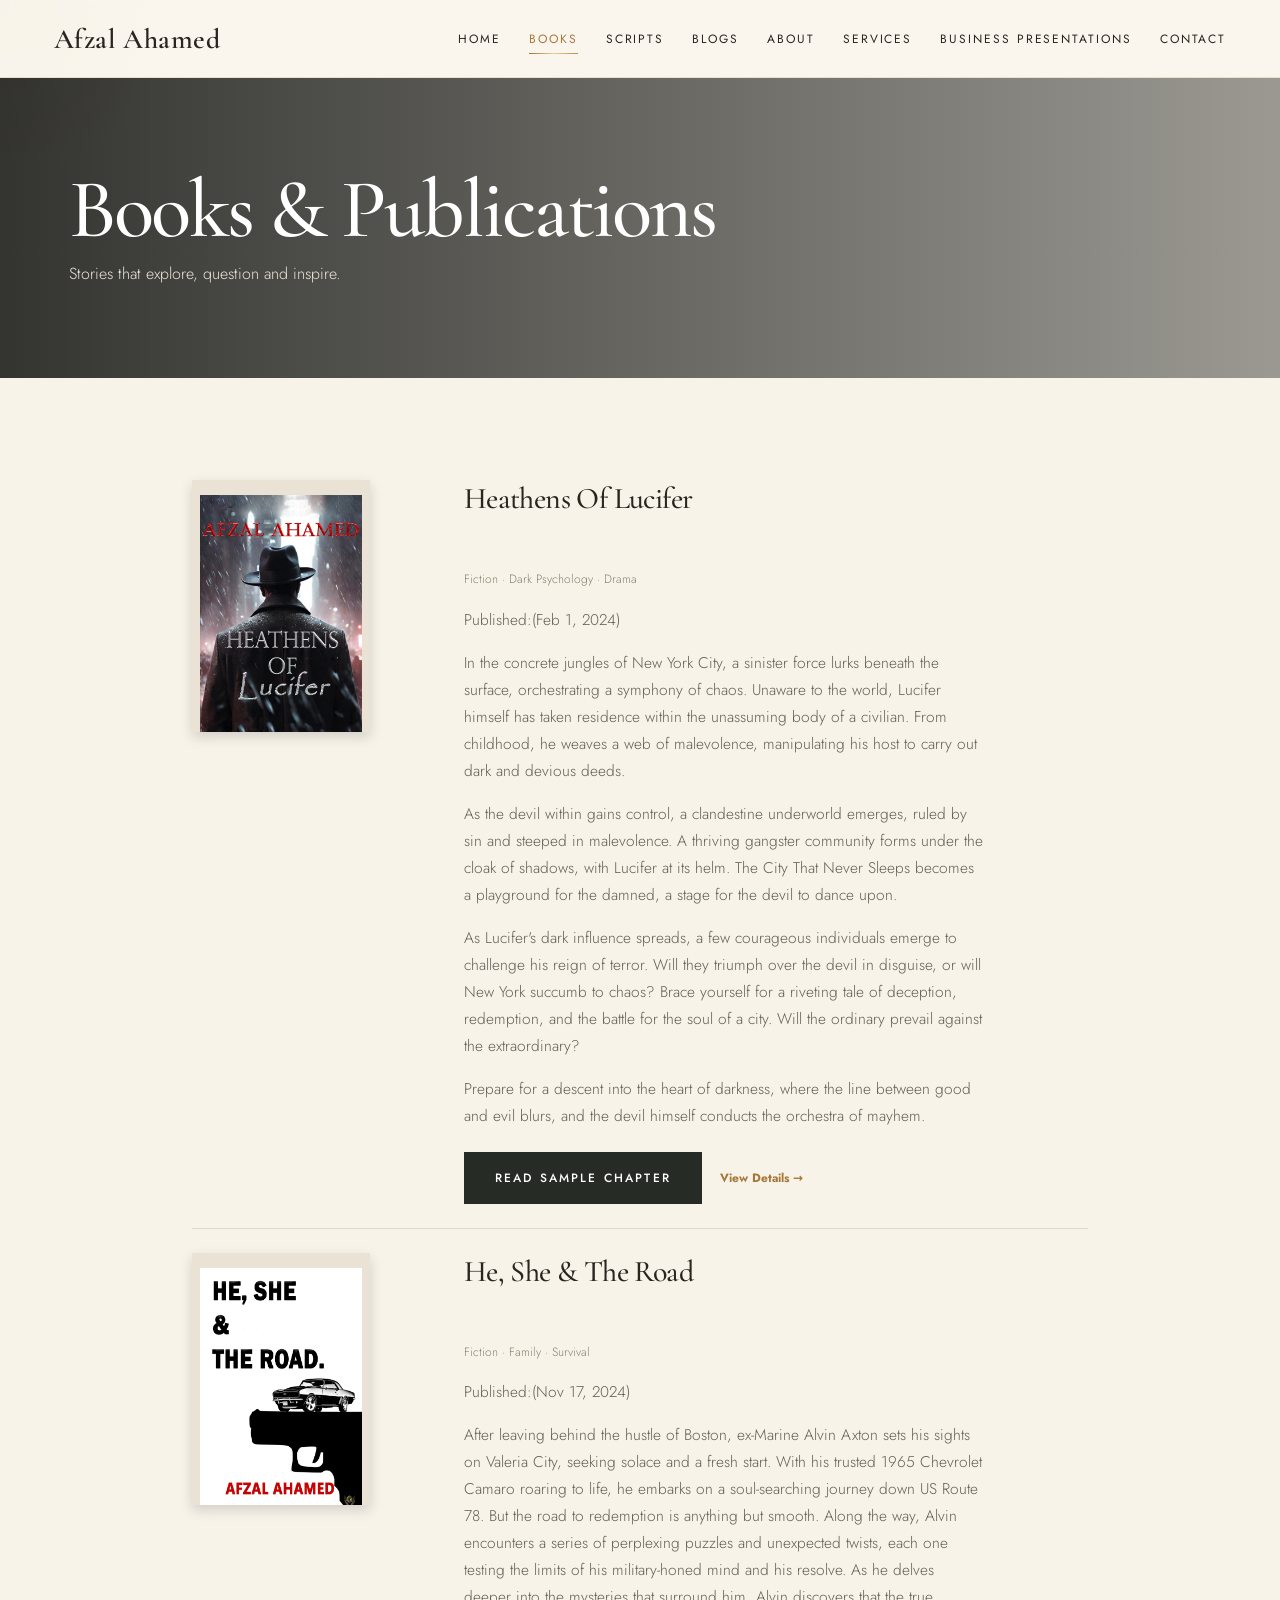
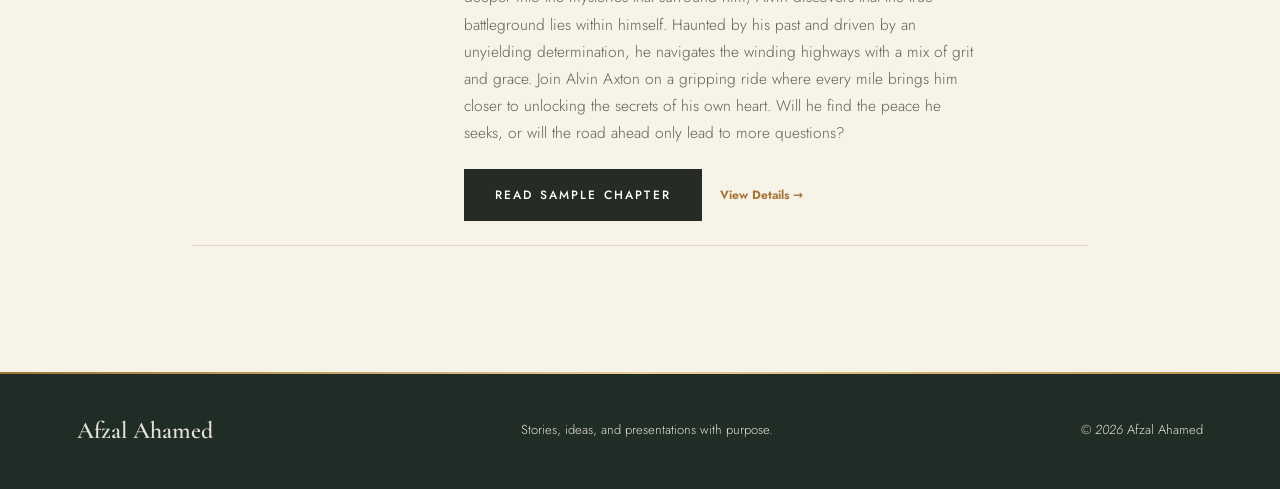
<file: books.html>
<!doctype html>
<html lang="en">
<head>
  <meta charset="utf-8">
  <meta name="viewport" content="width=device-width, initial-scale=1">
  <meta name="description" content="Afzal Ahamed — writer, scriptwriter, content writer and business presentation designer.">
  <title>Books & Publications | Afzal Ahamed</title>

  <link rel="preconnect" href="https://fonts.googleapis.com">
  <link rel="preconnect" href="https://fonts.gstatic.com" crossorigin>
  <link href="https://fonts.googleapis.com/css2?family=Cormorant+Garamond:ital,wght@0,500;0,600;1,500&family=Jost:wght@300;400;500&display=swap" rel="stylesheet">

  <link rel="stylesheet" href="assets/css/style.css">
  <script src="assets/js/script.js" defer></script>
</head>

<body>
  <header>
    <a class="logo" href="index.html">Afzal Ahamed</a>
    <button class="menu" aria-label="Toggle menu">☰</button>

    <nav>
      <a href="index.html">Home</a>
      <a href="books.html">Books</a>
      <a href="scripts.html">Scripts</a>
      <a href="blogs.html">Blogs</a>
      <a href="about.html">About</a>
      <a href="services.html">Services</a>
      <a href="business-presentations.html">Business Presentations</a>
      <a href="contact.html">Contact</a>
    </nav>
  </header>

  <main>
    <section class="banner books-banner">
      <h1>Books &amp; Publications</h1>
      <p>Stories that explore, question and inspire.</p>
    </section>

    <section class="section narrow">

      <!-- BOOK ONE -->
      <article class="listing">

        <div class="cover cover1">
          <img
            src="assets/Images/1HOL.jpg"
            alt="Heathens of Lucifer book cover"
            class="book-cover-image"
          >
        </div>

        <div class="book-info">
          <h2>Heathens Of Lucifer</h2>

          <p class="meta">Fiction · Dark Psychology · Drama</p>
          <p class="publication-date">Published:(Feb 1, 2024)</p>

          <p>
            In the concrete jungles of New York City, a sinister force
            lurks beneath the surface, orchestrating a symphony of chaos.
            Unaware to the world, Lucifer himself has taken residence
            within the unassuming body of a civilian. From childhood,
            he weaves a web of malevolence, manipulating his host to
            carry out dark and devious deeds.
          </p>

          <p>
            As the devil within gains control, a clandestine underworld
            emerges, ruled by sin and steeped in malevolence. A thriving
            gangster community forms under the cloak of shadows, with
            Lucifer at its helm. The City That Never Sleeps becomes a
            playground for the damned, a stage for the devil to dance upon.
          </p>

          <p>
            As Lucifer's dark influence spreads, a few courageous
            individuals emerge to challenge his reign of terror.
            Will they triumph over the devil in disguise, or will
            New York succumb to chaos? Brace yourself for a riveting
            tale of deception, redemption, and the battle for the soul
            of a city. Will the ordinary prevail against the extraordinary?
          </p>

          <p>
            Prepare for a descent into the heart of darkness, where
            the line between good and evil blurs, and the devil himself
            conducts the orchestra of mayhem.
          </p>

          <a class="btn dark" href="contact.html">Read Sample Chapter</a>
          <a class="link" href="contact.html">View Details →</a>
        </div>

      </article>

      <!-- BOOK TWO -->
      <article class="listing">

        <div class="cover cover2">
          <img
            src="assets/Images/Hecover.png"
            alt="He, She & The Road book cover"
            class="book-cover-image"
          >
        </div>

        <div class="book-info">
          <h2>He, She & The Road</h2>

          <p class="meta">Fiction · Family · Survival</p>
          <p class="publication-date">Published:(Nov 17, 2024)</p>

          <p>
            After leaving behind the hustle of Boston, ex-Marine Alvin Axton sets his sights on Valeria City, seeking solace and a fresh start. With his trusted 1965 Chevrolet Camaro roaring to life, he embarks on a soul-searching journey down US Route 78. But the road to redemption is anything but smooth. Along the way, Alvin encounters a series of perplexing puzzles and unexpected twists, each one testing the limits of his military-honed mind and his resolve. As he delves deeper into the mysteries that surround him, Alvin discovers that the true battleground lies within himself. Haunted by his past and driven by an unyielding determination, he navigates the winding highways with a mix of grit and grace. Join Alvin Axton on a gripping ride where every mile brings him closer to unlocking the secrets of his own heart. Will he find the peace he seeks, or will the road ahead only lead to more questions?
          </p>

          <a class="btn dark" href="contact.html">Read Sample Chapter</a>
          <a class="link" href="contact.html">View Details →</a>
        </div>

      </article>

    </section>
  </main>

  <footer class="site-footer">
    <b>Afzal Ahamed</b>
    <span>Stories, ideas, and presentations with purpose.</span>
    <small>© <i id="year"></i> Afzal Ahamed</small>
  </footer>
</body>
</html>
</file>
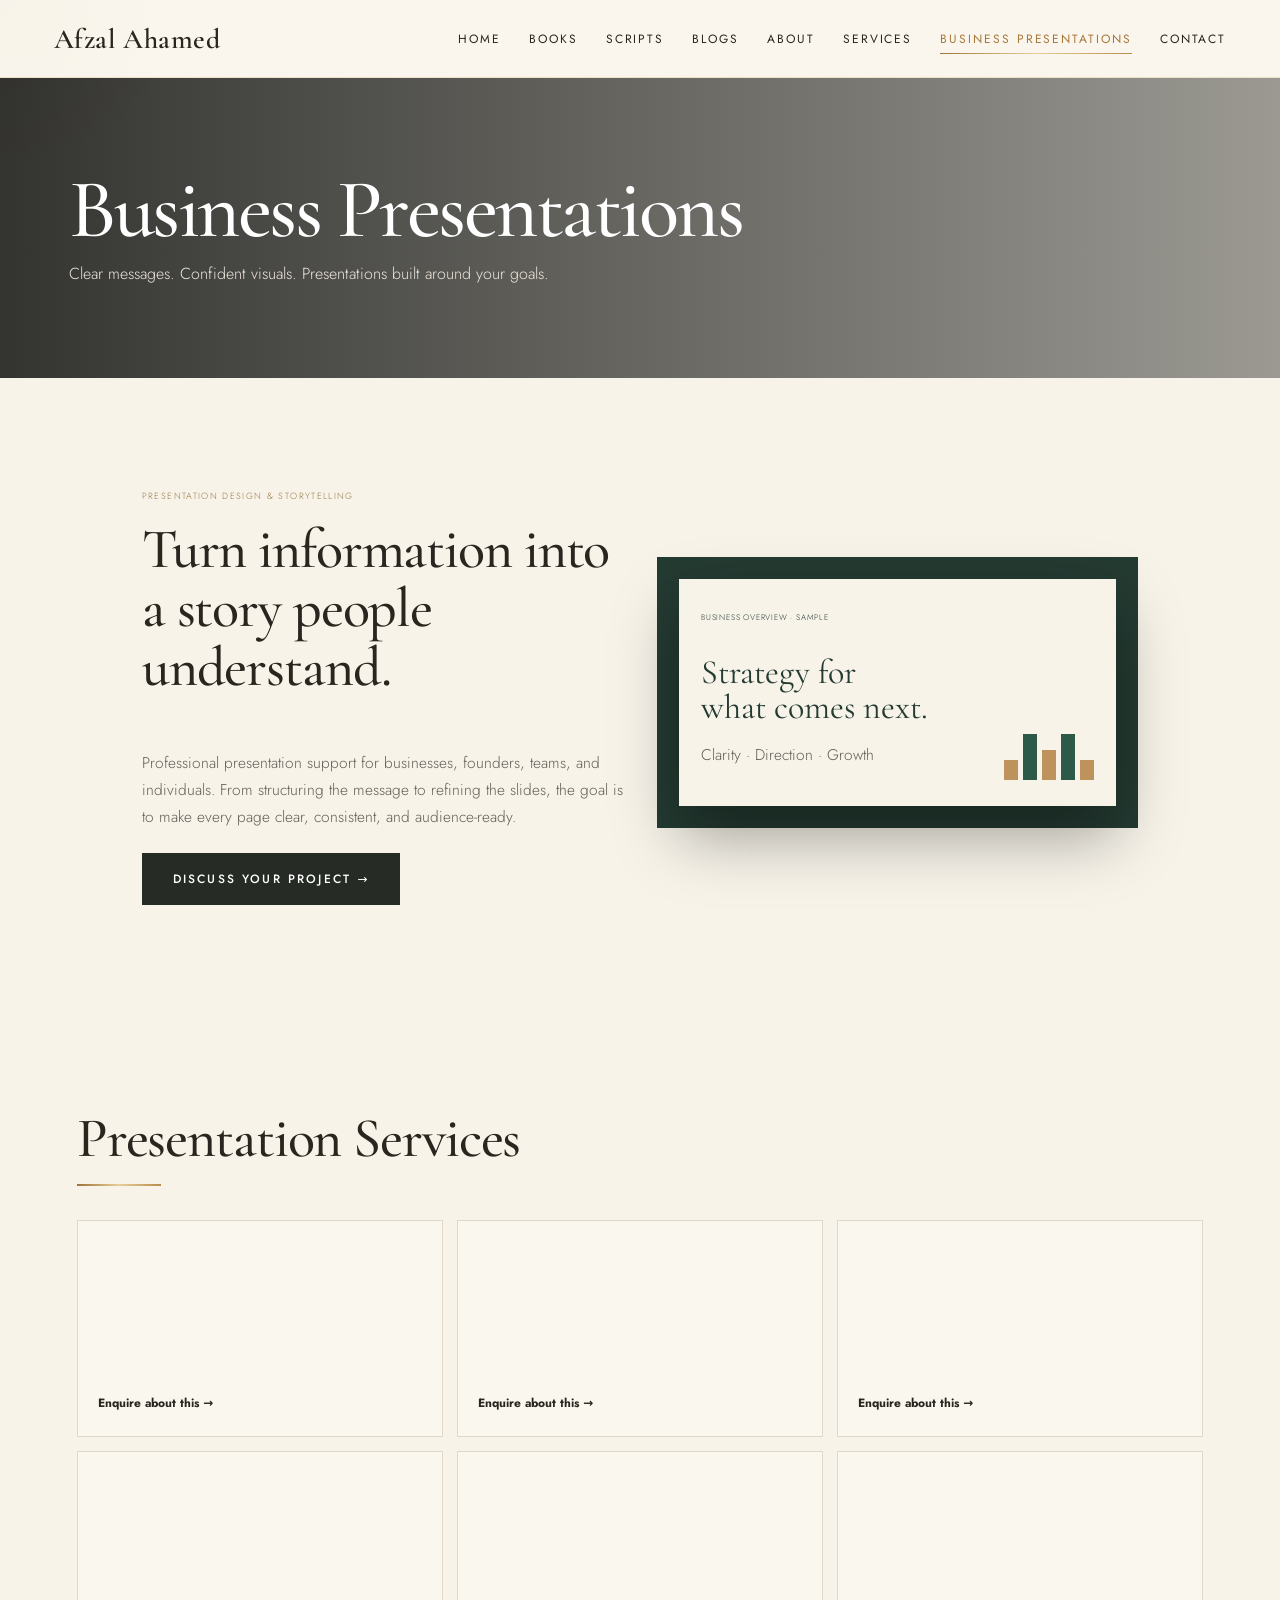
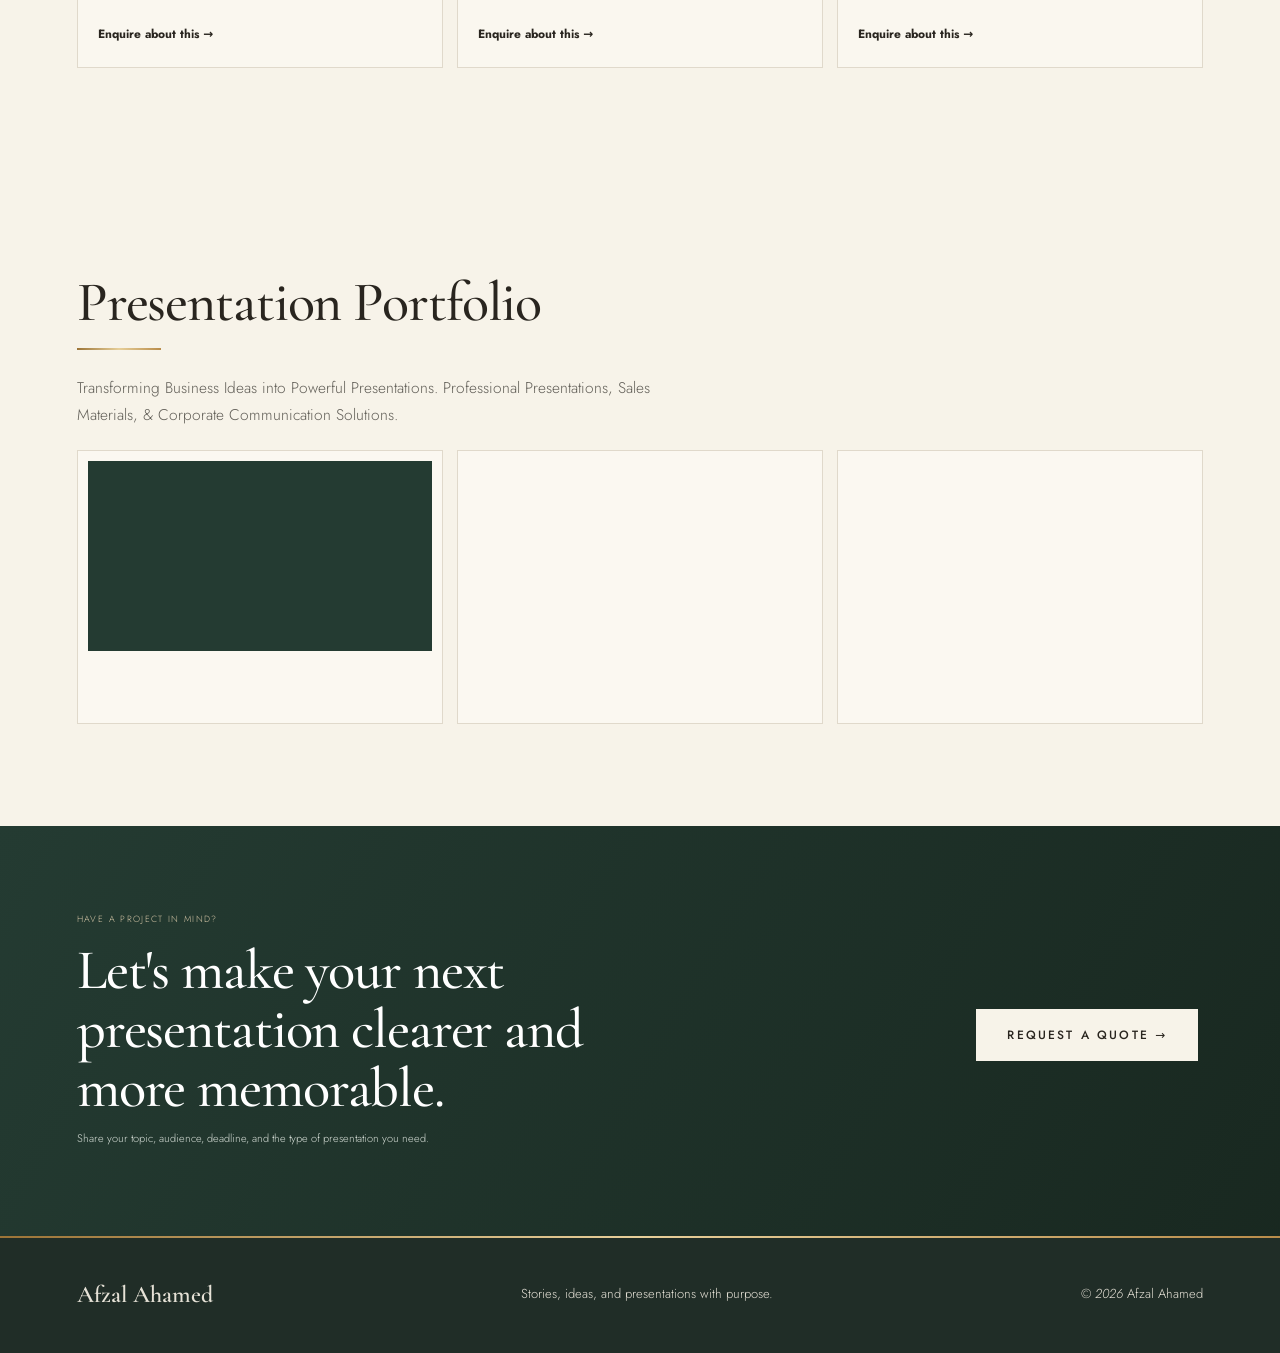
<file: business-presentations.html>
<!doctype html><html lang="en"><head><meta charset="utf-8"><meta name="viewport" content="width=device-width,initial-scale=1"><meta name="description" content="Business presentation design, animated PowerPoint, company profiles, pitch decks and presentation redesign by Afzal Ahamed."><title>Business Presentations | Afzal Ahamed</title><link rel="preconnect" href="https://fonts.googleapis.com"><link rel="preconnect" href="https://fonts.gstatic.com" crossorigin><link rel="stylesheet" href="https://fonts.googleapis.com/css2?family=Cormorant+Garamond:ital,wght@0,500;0,600;1,500&family=Jost:wght@300;400;500&display=swap"><link rel="stylesheet" href="assets/css/style.css"><script src="assets/js/script.js" defer></script></head><body><header><a class="logo" href="index.html">Afzal Ahamed</a><button class="menu" aria-label="Toggle menu">☰</button><nav><a href="index.html">Home</a><a href="books.html">Books</a><a href="scripts.html">Scripts</a><a href="blogs.html">Blogs</a><a href="about.html">About</a><a href="services.html">Services</a><a href="business-presentations.html">Business Presentations</a><a href="contact.html">Contact</a></nav></header><main><section class="banner presentation-banner"><h1>Business Presentations</h1><p>Clear messages. Confident visuals. Presentations built around your goals.</p></section>
<section class="section intro-business"><div><small class="eyebrow">PRESENTATION DESIGN & STORYTELLING</small><h2>Turn information into a story people understand.</h2><p>Professional presentation support for businesses, founders, teams, and individuals. From structuring the message to refining the slides, the goal is to make every page clear, consistent, and audience-ready.</p><a class="btn dark" href="contact.html">Discuss Your Project →</a></div><div class="business-visual"><div class="mock-slide"><small>BUSINESS OVERVIEW · SAMPLE</small><h3>Strategy for<br>what comes next.</h3><p>Clarity · Direction · Growth</p><div class="bars"><i></i><i></i><i></i><i></i><i></i></div></div></div></section>
<section class="section"><h2>Presentation Services</h2><div class="cards services">
<article class="service"><span>▤</span><h3>Company Profile</h3><p>Introduce your company, services, strengths, and value proposition in a polished corporate deck.</p><a href="contact.html">Enquire about this →</a></article>
<article class="service"><span>◈</span><h3>Pitch Decks</h3><p>Organize your idea, opportunity, business model, and growth story into a focused presentation.</p><a href="contact.html">Enquire about this →</a></article>
<article class="service"><span>▥</span><h3>Animated PowerPoint</h3><p>Add purposeful animations and transitions that guide the audience without distracting them.</p><a href="contact.html">Enquire about this →</a></article>
<article class="service"><span>▧</span><h3>Sales & Proposal Decks</h3><p>Present solutions, packages, recommendations, and proposals in a persuasive structure.</p><a href="contact.html">Enquire about this →</a></article>
<article class="service"><span>▦</span><h3>Reports & Data Slides</h3><p>Make key findings easier to scan using clear layouts, charts, and visual hierarchy.</p><a href="contact.html">Enquire about this →</a></article>
<article class="service"><span>✎</span><h3>Presentation Redesign</h3><p>Refresh existing slides with improved typography, spacing, consistency, and storytelling.</p><a href="contact.html">Enquire about this →</a></article></div></section>
<section class="section portfolio-samples"><h2>Presentation Portfolio</h2><p class="subcopy"> Transforming Business Ideas into Powerful Presentations. Professional Presentations, Sales Materials, & Corporate Communication Solutions. </p><div class="cards three">
<article class="sample-card"><div class="sample-art sample-one"><small>01 / COMPANY PROFILE</small><strong>Built on<br>better ideas.</strong><span>Company overview · Sample design</span></div><h3>Corporate Company Profile</h3><p>A concise company introduction and service overview.</p></article>
<article class="sample-card"><div class="sample-art sample-two"><small>02 / PITCH DECK</small><strong>A clearer path<br>to growth.</strong><span>Opportunity · Strategy · Impact</span></div><h3>Business Pitch Deck</h3><p>A structured story for a business opportunity.</p></article>
<article class="sample-card"><div class="sample-art sample-three"><small>03 / PRESENTATION REDESIGN</small><strong>Make the<br>message matter.</strong><span>Visual hierarchy · Data · Clarity</span></div><h3>Slide Redesign Concept</h3><p>A visual example of cleaner, more consistent slides.</p></article></div></section>
<section class="presentation-cta"><div><small>HAVE A PROJECT IN MIND?</small><h2>Let's make your next presentation clearer and more memorable.</h2><p>Share your topic, audience, deadline, and the type of presentation you need.</p></div><a class="btn light" href="contact.html">Request a Quote →</a></section></main><footer class="site-footer"><b>Afzal Ahamed</b><span>Stories, ideas, and presentations with purpose.</span><small>© <i id="year"></i> Afzal Ahamed</small></footer></body></html>
</file>
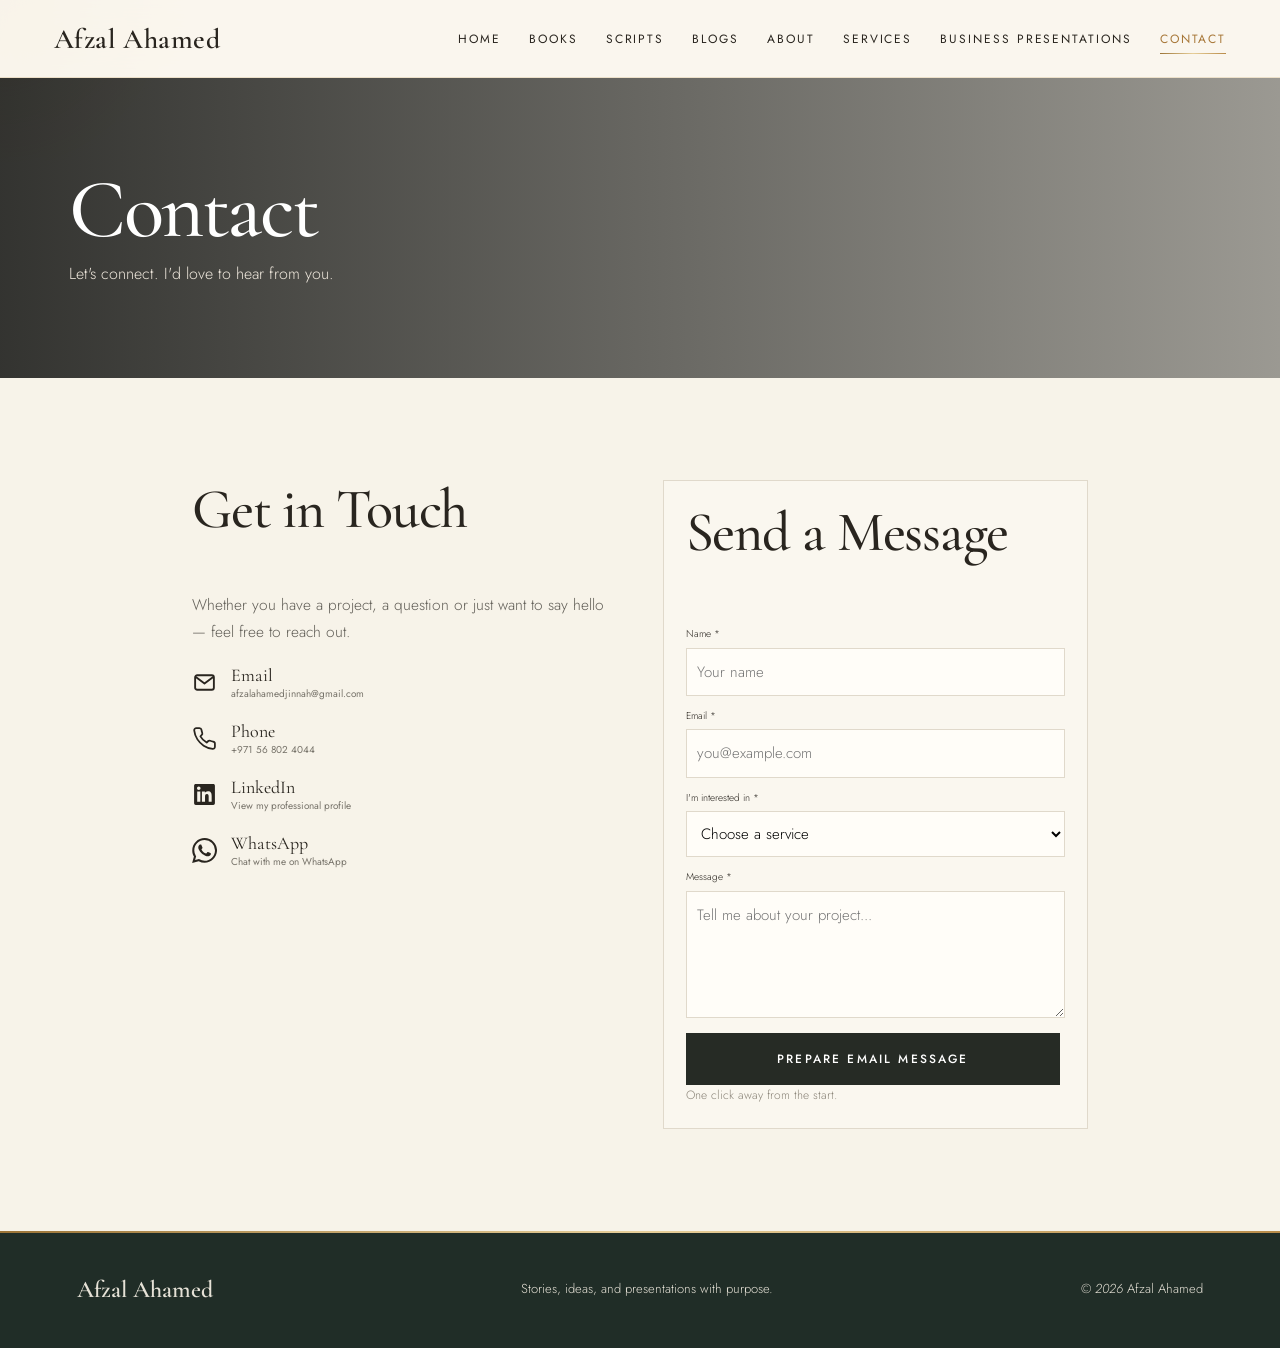
<file: contact.html>
<!doctype html>
<html lang="en">
<head>
<meta charset="utf-8">
<meta name="viewport" content="width=device-width,initial-scale=1">
<meta name="description" content="Contact Afzal Ahamed for creative writing, scriptwriting, content creation and professional business presentations.">
<title>Contact | Afzal Ahamed</title>
<link rel="preconnect" href="https://fonts.googleapis.com">
<link rel="preconnect" href="https://fonts.gstatic.com" crossorigin>
<link rel="stylesheet" href="https://fonts.googleapis.com/css2?family=Cormorant+Garamond:ital,wght@0,500;0,600;1,500&family=Jost:wght@300;400;500&display=swap">
<link rel="stylesheet" href="assets/css/style.css">
<script src="assets/js/script.js" defer></script>
</head>
<body>

<header>
<a class="logo" href="index.html">Afzal Ahamed</a>
<button class="menu" aria-label="Toggle menu">☰</button>
<nav>
<a href="index.html">Home</a>
<a href="books.html">Books</a>
<a href="scripts.html">Scripts</a>
<a href="blogs.html">Blogs</a>
<a href="about.html">About</a>
<a href="services.html">Services</a>
<a href="business-presentations.html">Business Presentations</a>
<a href="contact.html">Contact</a>
</nav>
</header>

<main>
<section class="banner contact-banner">
<h1>Contact</h1>
<p>Let's connect. I'd love to hear from you.</p>
</section>

<section class="section contact">

<div>
<h2>Get in Touch</h2>
<p>Whether you have a project, a question or just want to say hello — feel free to reach out.</p>

<a class="method" href="mailto:afzalahamed24@gmail.com">
<svg class="contact-icon" xmlns="http://www.w3.org/2000/svg" viewBox="0 0 24 24" aria-hidden="true">
<rect x="3" y="5" width="18" height="14" rx="2" fill="none" stroke="currentColor" stroke-width="1.8"/>
<path d="m4 7 8 6 8-6" fill="none" stroke="currentColor" stroke-width="1.8" stroke-linecap="round" stroke-linejoin="round"/>
</svg>
<span><b>Email</b><small>afzalahamedjinnah@gmail.com</small></span>
</a>

<a class="method" href="tel:+971568024044">
<svg class="contact-icon" xmlns="http://www.w3.org/2000/svg" viewBox="0 0 24 24" aria-hidden="true">
<path d="M22 16.92v3a2 2 0 0 1-2.18 2 19.8 19.8 0 0 1-8.63-3.07 19.5 19.5 0 0 1-6-6 19.8 19.8 0 0 1-3.07-8.67A2 2 0 0 1 4.11 2h3a2 2 0 0 1 2 1.72c.12.96.36 1.9.7 2.8a2 2 0 0 1-.45 2.11L8.09 9.91a16 16 0 0 0 6 6l1.27-1.27a2 2 0 0 1 2.11-.45c.9.34 1.84.58 2.8.7A2 2 0 0 1 22 16.92Z" fill="none" stroke="currentColor" stroke-width="1.7" stroke-linecap="round" stroke-linejoin="round"/>
</svg>
<span><b>Phone</b><small>+971 56 802 4044</small></span>
</a>

<a class="method" href="https://www.linkedin.com/in/afzal-ahamed-jinnah-aaa600195/" target="_blank" rel="noopener noreferrer">
<svg class="contact-icon" xmlns="http://www.w3.org/2000/svg" viewBox="0 0 24 24" aria-hidden="true">
<path fill="currentColor" d="M20.45 2H3.55C2.69 2 2 2.68 2 3.53v16.94c0 .85.69 1.53 1.55 1.53h16.9c.86 0 1.55-.68 1.55-1.53V3.53c0-.85-.69-1.53-1.55-1.53ZM8 19H5V9h3v10ZM6.5 7.7A1.75 1.75 0 1 1 6.5 4.2a1.75 1.75 0 0 1 0 3.5ZM19 19h-3v-4.87c0-1.16-.02-2.65-1.62-2.65-1.62 0-1.87 1.27-1.87 2.57V19h-3V9h2.88v1.37h.04c.4-.76 1.38-1.56 2.84-1.56 3.04 0 3.6 2 3.6 4.6V19Z"/>
</svg>
<span><b>LinkedIn</b><small>View my professional profile</small></span>
</a>

<a class="method" href="https://wa.me/971568024044" target="_blank" rel="noopener noreferrer">
<svg class="contact-icon" xmlns="http://www.w3.org/2000/svg" viewBox="0 0 24 24" aria-hidden="true">
<path fill="currentColor" d="M20.52 3.48A11.77 11.77 0 0 0 12.13 0C5.58 0 .24 5.33.24 11.9c0 2.1.55 4.15 1.6 5.96L.14 24l6.3-1.65a11.9 11.9 0 0 0 5.68 1.44h.01c6.55 0 11.89-5.34 11.89-11.9a11.8 11.8 0 0 0-3.5-8.41ZM12.13 21.8h-.01a9.9 9.9 0 0 1-5.04-1.38l-.36-.21-3.74.98 1-3.65-.24-.38a9.85 9.85 0 0 1-1.52-5.26c0-5.47 4.45-9.92 9.92-9.92a9.85 9.85 0 0 1 7.02 2.91 9.85 9.85 0 0 1 2.9 7.03c0 5.47-4.45 9.92-9.93 9.92Zm5.45-7.43c-.3-.15-1.77-.87-2.04-.97-.28-.1-.48-.15-.68.15-.2.3-.78.97-.95 1.17-.17.2-.35.22-.65.07-.3-.15-1.26-.46-2.4-1.47-.89-.8-1.49-1.78-1.67-2.08-.17-.3-.02-.46.13-.61.13-.13.3-.35.45-.52.15-.17.2-.3.3-.5.1-.2.05-.37-.02-.52-.08-.15-.68-1.63-.93-2.23-.24-.58-.49-.5-.68-.51h-.58c-.2 0-.52.07-.8.37-.27.3-1.04 1.02-1.04 2.5s1.07 2.9 1.22 3.1c.15.2 2.1 3.2 5.08 4.49.71.3 1.27.49 1.7.63.71.22 1.36.19 1.87.12.57-.08 1.77-.73 2.02-1.43.25-.7.25-1.3.17-1.43-.07-.13-.27-.2-.57-.35Z"/>
</svg>
<span><b>WhatsApp</b><small>Chat with me on WhatsApp</small></span>
</a>
</div>

<form id="contactForm">
<h2>Send a Message</h2>

<label for="name">Name *</label>
<input id="name" name="name" required placeholder="Your name">

<label for="email">Email *</label>
<input id="email" name="email" type="email" required placeholder="you@example.com">

<label for="service">I'm interested in *</label>
<select id="service" name="service" required>
<option value="">Choose a service</option>
<option>Book or creative writing</option>
<option>Scriptwriting</option>
<option>Blog or article writing</option>
<option>Business presentation</option>
<option>Animated PowerPoint</option>
<option>Other</option>
</select>

<label for="message">Message *</label>
<textarea id="message" name="message" rows="4" required placeholder="Tell me about your project..."></textarea>

<button class="btn dark" type="submit">Prepare Email Message</button>
<small class="note">One click away from the start.</small>
</form>

</section>
</main>

<footer class="site-footer">
<b>Afzal Ahamed</b>
<span>Stories, ideas, and presentations with purpose.</span>
<small>© <i id="year"></i> Afzal Ahamed</small>
</footer>

</body>
</html>
</file>
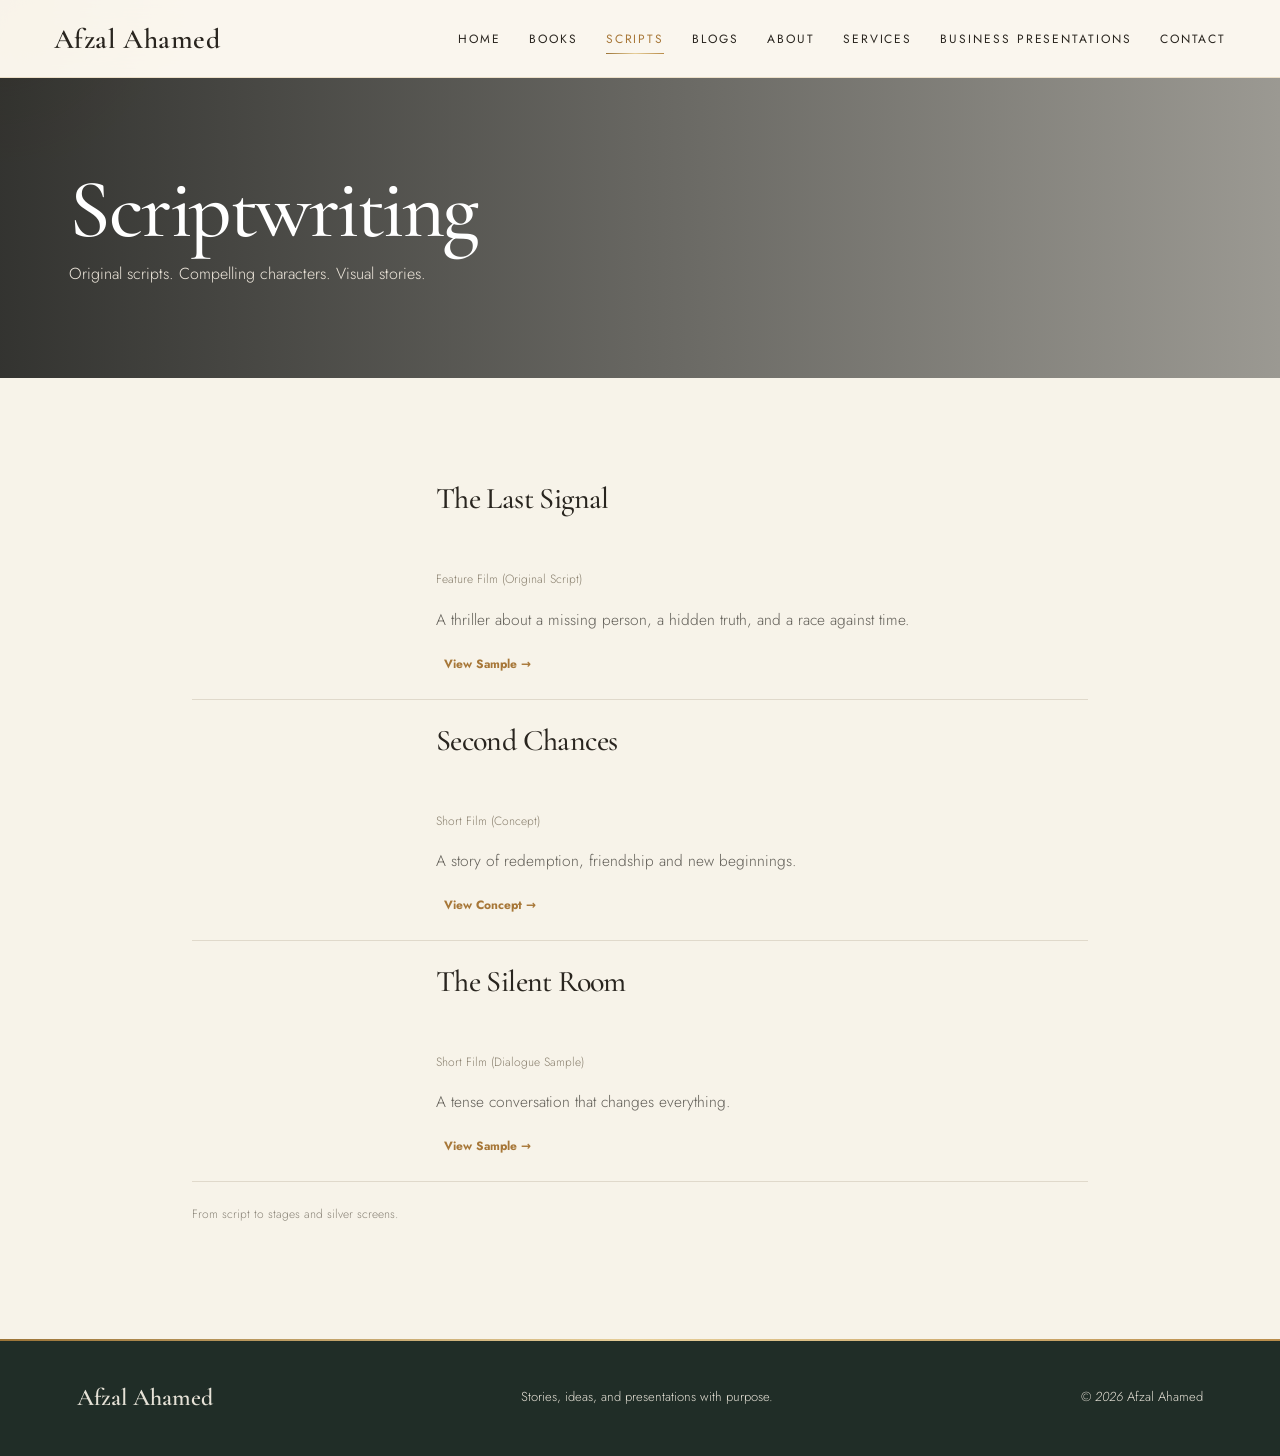
<file: scripts.html>
<!doctype html><html lang="en"><head><meta charset="utf-8"><meta name="viewport" content="width=device-width,initial-scale=1"><meta name="description" content="Afzal Ahamed — writer, scriptwriter, content writer and business presentation designer."><title>Scriptwriting | Afzal Ahamed</title><link rel="preconnect" href="https://fonts.googleapis.com"><link rel="preconnect" href="https://fonts.gstatic.com" crossorigin><link rel="stylesheet" href="https://fonts.googleapis.com/css2?family=Cormorant+Garamond:ital,wght@0,500;0,600;1,500&family=Jost:wght@300;400;500&display=swap"><link rel="stylesheet" href="assets/css/style.css"><script src="assets/js/script.js" defer></script></head><body><header><a class="logo" href="index.html">Afzal Ahamed</a><button class="menu" aria-label="Toggle menu">☰</button><nav><a href="index.html">Home</a><a href="books.html">Books</a><a href="scripts.html">Scripts</a><a href="blogs.html">Blogs</a><a href="about.html">About</a><a href="services.html">Services</a><a href="business-presentations.html">Business Presentations</a><a href="contact.html">Contact</a></nav></header><main>
<section class="banner scripts-banner"><h1>Scriptwriting</h1><p>Original scripts. Compelling characters. Visual stories.</p></section><section class="section narrow">
<article class="script-row"><div class="photo film1"></div><div><h2>The Last Signal</h2><p class="meta">Feature Film (Original Script)</p><p>A thriller about a missing person, a hidden truth, and a race against time.</p><a class="link" href="contact.html">View Sample →</a></div></article>
<article class="script-row"><div class="photo film2"></div><div><h2>Second Chances</h2><p class="meta">Short Film (Concept)</p><p>A story of redemption, friendship and new beginnings.</p><a class="link" href="contact.html">View Concept →</a></div></article>
<article class="script-row"><div class="photo film3"></div><div><h2>The Silent Room</h2><p class="meta">Short Film (Dialogue Sample)</p><p>A tense conversation that changes everything.</p><a class="link" href="contact.html">View Sample →</a></div></article><p class="note">From script to stages and silver screens.</p></section></main><footer class="site-footer"><b>Afzal Ahamed</b><span>Stories, ideas, and presentations with purpose.</span><small>© <i id="year"></i> Afzal Ahamed</small></footer></body></html>
</file>
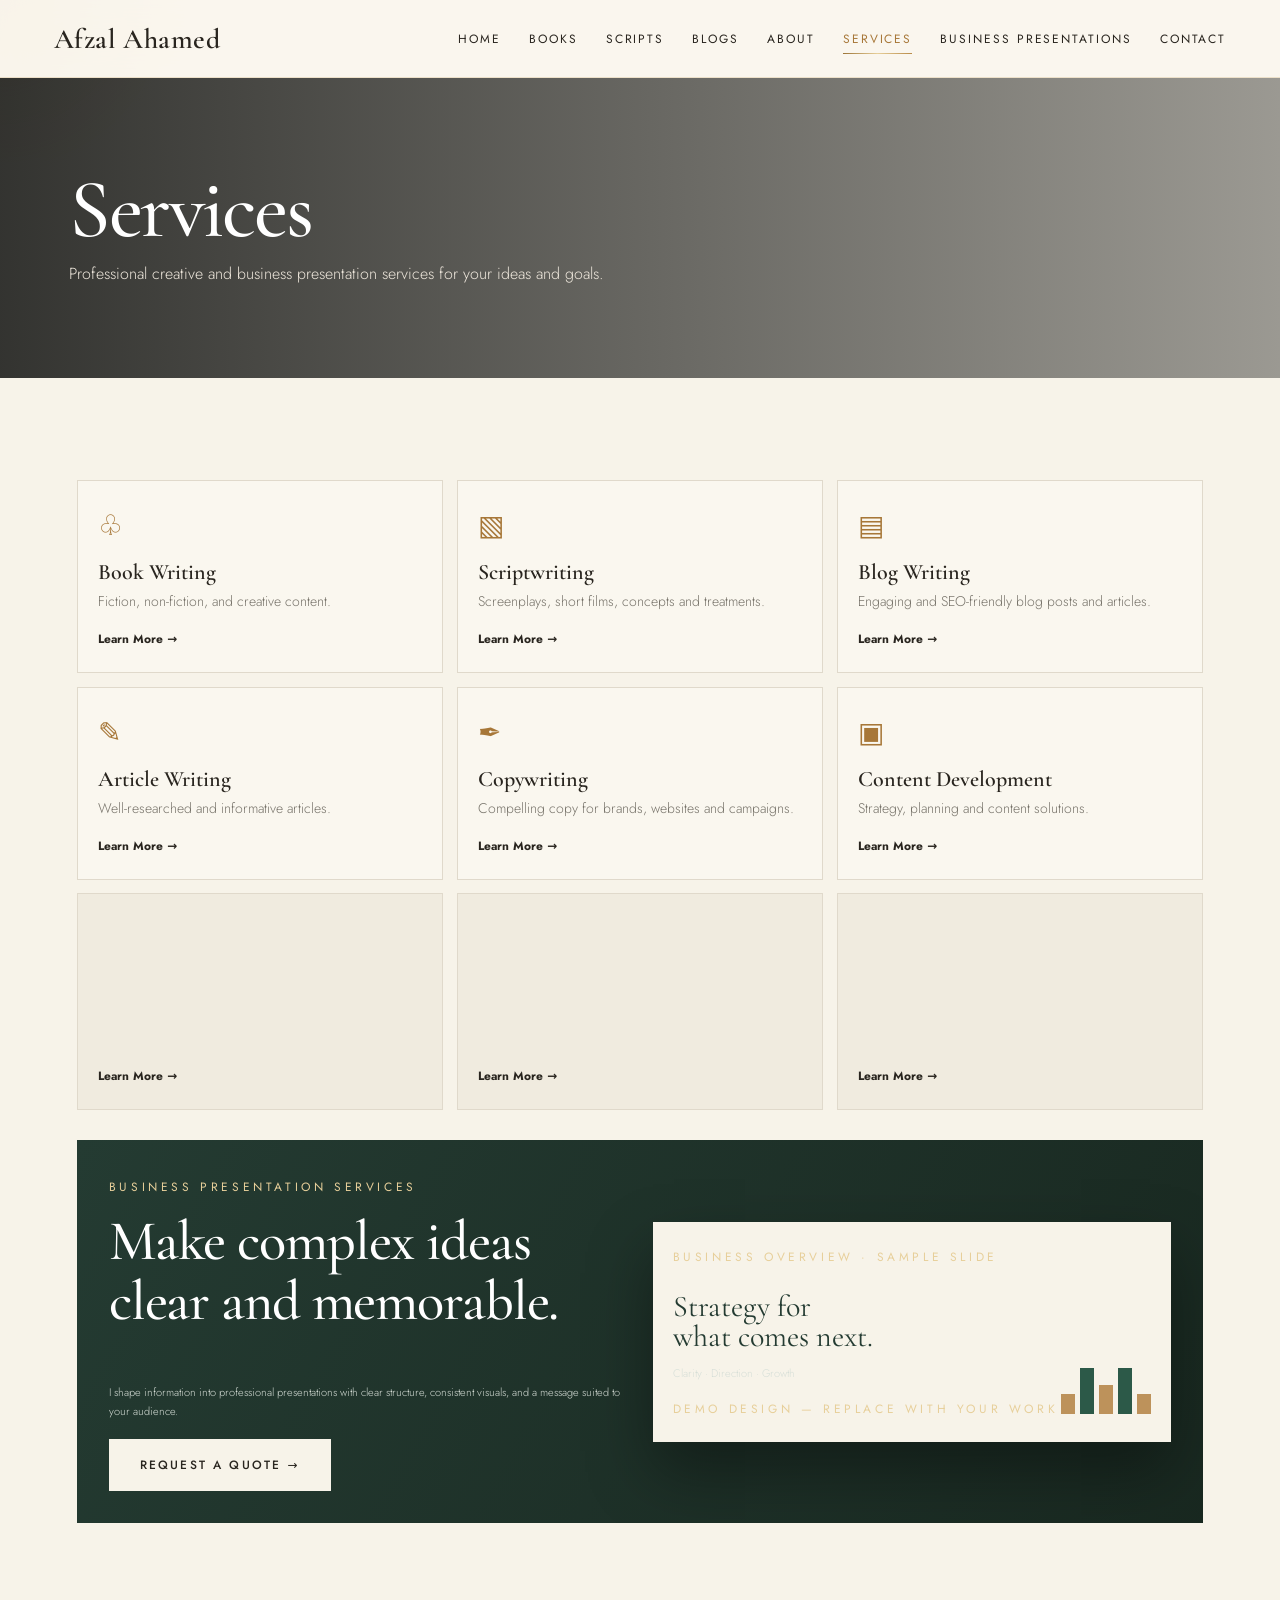
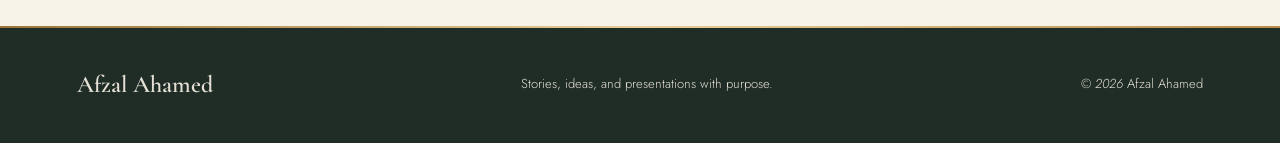
<file: services.html>
<!doctype html><html lang="en"><head><meta charset="utf-8"><meta name="viewport" content="width=device-width,initial-scale=1"><meta name="description" content="Afzal Ahamed — writer, scriptwriter, content writer and business presentation designer."><title>Services | Afzal Ahamed</title><link rel="preconnect" href="https://fonts.googleapis.com"><link rel="preconnect" href="https://fonts.gstatic.com" crossorigin><link rel="stylesheet" href="https://fonts.googleapis.com/css2?family=Cormorant+Garamond:ital,wght@0,500;0,600;1,500&family=Jost:wght@300;400;500&display=swap"><link rel="stylesheet" href="assets/css/style.css"><script src="assets/js/script.js" defer></script></head><body><header><a class="logo" href="index.html">Afzal Ahamed</a><button class="menu" aria-label="Toggle menu">☰</button><nav><a href="index.html">Home</a><a href="books.html">Books</a><a href="scripts.html">Scripts</a><a href="blogs.html">Blogs</a><a href="about.html">About</a><a href="services.html">Services</a><a href="business-presentations.html">Business Presentations</a><a href="contact.html">Contact</a></nav></header><main>
<section class="banner services-banner"><h1>Services</h1><p>Professional creative and business presentation services for your ideas and goals.</p></section><section class="section"><div class="cards services">
<article class="service"><span>♧</span><h3>Book Writing</h3><p>Fiction, non-fiction, and creative content.</p><a href="contact.html">Learn More →</a></article>
<article class="service"><span>▧</span><h3>Scriptwriting</h3><p>Screenplays, short films, concepts and treatments.</p><a href="contact.html">Learn More →</a></article>
<article class="service"><span>▤</span><h3>Blog Writing</h3><p>Engaging and SEO-friendly blog posts and articles.</p><a href="contact.html">Learn More →</a></article>
<article class="service"><span>✎</span><h3>Article Writing</h3><p>Well-researched and informative articles.</p><a href="contact.html">Learn More →</a></article>
<article class="service"><span>✒</span><h3>Copywriting</h3><p>Compelling copy for brands, websites and campaigns.</p><a href="contact.html">Learn More →</a></article>
<article class="service"><span>▣</span><h3>Content Development</h3><p>Strategy, planning and content solutions.</p><a href="contact.html">Learn More →</a></article>
<article class="service business"><span>▥</span><h3>Business Presentations</h3><p>Company profiles, corporate decks, proposals and executive presentations.</p><a href="#business-presentations">Learn More →</a></article>
<article class="service business"><span>✧</span><h3>Animated PowerPoint</h3><p>Polished slide animations, transitions, and visual storytelling.</p><a href="#business-presentations">Learn More →</a></article>
<article class="service business"><span>◈</span><h3>Pitch Decks & Redesign</h3><p>Investor pitch decks, sales decks, data slides, and presentation makeovers.</p><a href="#business-presentations">Learn More →</a></article></div>
<div class="presentation" id="business-presentations"><div><small>BUSINESS PRESENTATION SERVICES</small><h2>Make complex ideas<br>clear and memorable.</h2><p>I shape information into professional presentations with clear structure, consistent visuals, and a message suited to your audience.</p><a class="btn light" href="contact.html">Request a Quote →</a></div><div class="slide"><small>BUSINESS OVERVIEW · SAMPLE SLIDE</small><h3>Strategy for<br>what comes next.</h3><p>Clarity · Direction · Growth</p><div class="bars"><i></i><i></i><i></i><i></i><i></i></div><small>DEMO DESIGN — REPLACE WITH YOUR WORK</small></div></div></section></main><footer class="site-footer"><b>Afzal Ahamed</b><span>Stories, ideas, and presentations with purpose.</span><small>© <i id="year"></i> Afzal Ahamed</small></footer></body></html>
</file>
<file: assets/css/style.css>
*{box-sizing:border-box}:root{--paper:#f7f3e9;--cream:#eee8db;--ink:#29251f;--green:#243b32;--gold:#c39a5d;--muted:#77736a;--line:#e0d9cb;--serif:Georgia,"Times New Roman",serif;--sans:Arial,Helvetica,sans-serif}html{scroll-behavior:smooth;scroll-padding-top:70px}body{margin:0;background:var(--paper);color:var(--ink);font:14px/1.6 var(--sans)}a{color:inherit;text-decoration:none}button,input,textarea,select{font:inherit}header{height:58px;padding:0 4.2%;display:flex;align-items:center;justify-content:space-between;background:#faf7ef;border-bottom:1px solid #ded8cb;position:sticky;top:0;z-index:20}.logo{font:600 20px var(--serif);white-space:nowrap}nav{display:flex;align-items:center;gap:clamp(12px,2vw,25px);font-size:11px}nav a:hover,.link:hover{color:#a77738}.menu{display:none}.hero{min-height:435px;position:relative;background:#292a21 url("https://images.unsplash.com/photo-1455390582262-044cdead277a?auto=format&fit=crop&w=1800&q=85") center/cover;color:white;display:flex;align-items:center}.shade{position:absolute;inset:0;background:linear-gradient(90deg,#111310e8,#1113108c 45%,#11131012)}.hero-copy{position:relative;max-width:480px;margin-left:5.4%;padding:50px 0}.hero-copy small,.callout small,.presentation>div>small{font-size:9px;letter-spacing:.15em;color:#d5c6a7}.hero h1,.banner h1{font:normal clamp(40px,5vw,60px)/1.02 var(--serif);letter-spacing:-.035em;margin:14px 0}.hero p{font-size:12px;max-width:370px;color:#eee9de}.btn{display:inline-flex;align-items:center;justify-content:center;padding:10px 15px;font-size:10px;font-weight:bold;border:1px solid transparent;cursor:pointer;margin:7px 5px 0 0}.light{background:#f7f3e9;color:#29251f}.outline{border-color:#e8e1d6;color:white}.dark{background:#262b25;color:white}.section{padding:38px 5.4%}.section>h2,.section h2{font:normal 25px var(--serif);margin:0 0 18px}.cards{display:grid;gap:14px}.three{grid-template-columns:repeat(3,1fr)}.card{display:block;background:#fbf8f1;border:1px solid #e3ddcf;padding:9px 9px 13px}.photo{height:130px;background-size:cover;background-position:center}.books,.article1{background-image:url("https://images.unsplash.com/photo-1512820790803-83ca734da794?auto=format&fit=crop&w=800&q=80")}.scripts,.film1{background-image:url("https://images.unsplash.com/photo-1478720568477-152d9b164e26?auto=format&fit=crop&w=800&q=80")}.blogs,.article3{background-image:url("https://images.unsplash.com/photo-1455390582262-044cdead277a?auto=format&fit=crop&w=800&q=80")}.card h3{font:15px var(--serif);margin:8px 0 0}.card p,.card b{font-size:10px;margin:0;color:var(--muted)}.card b{color:var(--ink)}.callout{display:flex;align-items:center;justify-content:space-between;padding:40px 5.4%;background:var(--green);color:white}.callout h2{font:32px/1.1 var(--serif);margin:10px 0 0}.banner{min-height:175px;display:flex;flex-direction:column;justify-content:center;padding:30px 5.4%;color:white;background-position:center;background-size:cover;position:relative}.banner:before{content:"";position:absolute;inset:0;background:linear-gradient(90deg,#111210d9,#11121066)}.banner>*{position:relative}.banner h1{font-size:42px;margin:0 0 8px}.banner p{font-size:11px;margin:0;color:#eee7dc}.books-banner{background-image:url("https://images.unsplash.com/photo-1507842217343-583bb7270b66?auto=format&fit=crop&w=1800&q=85")}.scripts-banner{background-image:url("https://images.unsplash.com/photo-1485846234645-a62644f84728?auto=format&fit=crop&w=1800&q=85")}.blogs-banner{background-image:url("https://images.unsplash.com/photo-1455390582262-044cdead277a?auto=format&fit=crop&w=1800&q=85")}.about-banner{background-image:url("https://images.unsplash.com/photo-1500530855697-b586d89ba3ee?auto=format&fit=crop&w=1800&q=85")}.services-banner{background-image:url("https://images.unsplash.com/photo-1498050108023-c5249f4df085?auto=format&fit=crop&w=1800&q=85")}.contact-banner{background-image:url("https://images.unsplash.com/photo-1500534623283-312aade485b7?auto=format&fit=crop&w=1800&q=85")}.narrow{max-width:1050px;margin:auto;padding-top:25px}.listing{display:grid;grid-template-columns:145px 1fr;gap:24px;align-items:center;border-bottom:1px solid var(--line);padding:0 0 24px;margin-bottom:24px}.cover{height:205px;display:flex;flex-direction:column;align-items:center;justify-content:space-between;text-align:center;color:white;padding:15px 8px;box-shadow:0 4px 12px #2222}.cover small{font-size:7px;letter-spacing:.12em}.cover strong{font:28px/1.02 var(--serif)}.cover1{background:linear-gradient(160deg,#183b43,#0d1e28 65%,#bb8b5c)}.cover2{background:linear-gradient(160deg,#d18a4c,#8d422d 70%,#462b29)}.listing h2,.script-row h2,.article h2{font:22px var(--serif);margin:0 0 3px}.meta{font-size:10px;color:#8a806f;margin:0 0 8px}.listing p:not(.meta),.script-row p:not(.meta),.article p:not(.meta){font-size:11px;color:#625f58;max-width:520px}.link{font-size:10px;font-weight:bold;margin-left:8px}.note{font-size:10px;color:#8b8579}.script-row,.article{display:grid;grid-template-columns:220px 1fr;gap:24px;align-items:center;border-bottom:1px solid var(--line);padding:0 0 22px;margin-bottom:22px}.script-row .photo{height:120px}.film1{background-image:url("https://images.unsplash.com/photo-1519608487953-e999c86e7455?auto=format&fit=crop&w=900&q=80")}.film2{background-image:url("https://images.unsplash.com/photo-1500534623283-312aade485b7?auto=format&fit=crop&w=900&q=80")}.film3{background-image:url("https://images.unsplash.com/photo-1518005020951-eccb494ad742?auto=format&fit=crop&w=900&q=80")}.filters{display:flex;gap:8px;margin-bottom:22px}.filters button{border:1px solid var(--line);background:transparent;padding:7px 13px;font-size:10px;cursor:pointer}.filters .active{background:#262b25;color:white}.article{grid-template-columns:155px 1fr}.article .photo{height:105px}.article2{background-image:url("https://images.unsplash.com/photo-1464822759023-fed622ff2c3b?auto=format&fit=crop&w=800&q=80")}.about{display: grid;
  grid-template-columns: 220px 1fr;
  gap: 28px;
  max-width: 950px;
  margin: auto;
  align-items: start;
}
.portrait {
  width: 100%;
  max-width: 220px;
  height: 280px;
  min-height: 280px;
  background: #d8d0bd url("/Afzal-s-Portfolio/assets/Images/Afzal.png") center 30% / cover no-repeat;
  border-radius: 12px;
  overflow: hidden;
  position: relative;
}
.about p,.contact p{font-size:11px;color:#625f58}.stats{display:grid;grid-template-columns:repeat(4,1fr);margin-top:22px;border-top:1px solid var(--line);padding-top:17px;text-align:center;font-size:20px}.stats small{display:block;font-size:9px;margin-top:5px}.services{grid-template-columns:repeat(3,1fr)}.service{border:1px solid var(--line);background:#faf7ef;padding:20px;min-height:145px}.service>span{font-size:22px}.service h3{font:bold 13px var(--serif);margin:9px 0 4px}.service p{font-size:10px;color:var(--muted);margin:0 0 10px}.service a{font-size:9px;font-weight:bold}.business{background:#f0ebdf}.presentation{margin-top:30px;background:var(--green);color:white;padding:32px;display:grid;grid-template-columns:1fr 1fr;gap:25px;align-items:center}.presentation h2{font:32px/1.1 var(--serif);margin:12px 0}.presentation p{font-size:11px;color:#d6ded7}.slide{background:#f7f3e9;color:#243b32;min-height:205px;padding:20px;position:relative}.slide small{font-size:7px;letter-spacing:.1em;color:#777}.slide h3{font:30px/1.02 var(--serif);margin:22px 0 7px}.bars{position:absolute;bottom:28px;right:20px;display:flex;align-items:end;gap:5px;height:65px}.bars i{width:14px;background:#bd925b;height:30%}.bars i:nth-child(2),.bars i:nth-child(4){background:#2c5948;height:70%}.bars i:nth-child(3){height:45%}.contact{display:grid;grid-template-columns:1fr 1fr;gap:45px;max-width:1050px;margin:auto}.method{display:flex;align-items:center;gap:12px;margin-top:19px;font-size:19px}.method span b,.method span small{display:block}.method b{font:14px var(--serif)}.method small{font:10px var(--sans);color:var(--muted)}form{border:1px solid var(--line);padding:22px;background:#faf7ef;display:flex;flex-direction:column}form label{font-size:10px;margin:11px 0 5px}form input,form select,form textarea{border:1px solid #e0d9cb;background:#fffdf8;padding:10px;font-size:11px;width:100%}form .btn{margin-top:15px}.site-footer{padding:24px 5.4%;background:#202d27;color:#e5e1d6;display:flex;align-items:center;justify-content:space-between;gap:20px}.site-footer b{font:600 16px var(--serif)}.site-footer span,.site-footer small{font-size:9px}
@media(max-width:760px){header{padding:0 5%}.menu{display:block;border:0;background:none;font-size:22px}nav{display:none;position:absolute;left:0;right:0;top:58px;padding:12px 5% 20px;background:#faf7ef;border-bottom:1px solid var(--line);flex-direction:column;align-items:stretch;gap:0}nav.open{display:flex}nav a{padding:10px 0}.hero{min-height:420px}.hero-copy{margin:0 6%}.hero h1{font-size:46px}.section{padding:32px 5%}.feature-grid{gap:8px}.photo{height:95px}.card h3{font-size:12px}.page-banner{min-height:155px}.banner h1{font-size:35px}.listing{grid-template-columns:112px 1fr;gap:15px}.cover{height:165px}.cover strong{font-size:22px}.listing h2,.script-row h2,.article h2{font-size:19px}.script-row{grid-template-columns:145px 1fr;gap:15px}.script-row .photo{height:100px}.article{grid-template-columns:115px 1fr;gap:13px}.article .photo{height:90px}.about{grid-template-columns:150px 1fr;gap:18px}.portrait{min-height:220px}.stats{grid-template-columns:repeat(2,1fr);gap:15px}.services{grid-template-columns:repeat(2,1fr)}.presentation{grid-template-columns:1fr;padding:23px}.contact{grid-template-columns:1fr;gap:25px}.site-footer{flex-wrap:wrap}.callout{gap:15px}.callout h2{font-size:25px}}
@media(max-width:480px){.three{grid-template-columns:1fr}.photo{height:150px}.callout{align-items:flex-start;flex-direction:column}.listing{grid-template-columns:95px 1fr;gap:12px}.cover{height:140px;padding:10px 6px}.cover strong{font-size:18px}.script-row,.article{grid-template-columns:1fr}.script-row .photo,.article .photo{height:150px}.about{grid-template-columns:1fr}.portrait{min-height:270px}.services{grid-template-columns:1fr}.filters{flex-wrap:wrap}.site-footer{align-items:flex-start;flex-direction:column}.banner h1{font-size:32px}}

/* Dedicated Business Presentations page */
.presentation-banner{background-image:url("https://images.unsplash.com/photo-1552664730-d307ca884978?auto=format&fit=crop&w=1800&q=85")}
.intro-business{display:grid;grid-template-columns:1fr 1fr;gap:34px;align-items:center;max-width:1150px;margin:auto}
.eyebrow{font-size:9px;letter-spacing:.15em;color:#9b7847}
.intro-business h2{font:normal clamp(30px,4vw,43px)/1.08 var(--serif);max-width:520px;margin:12px 0}
.intro-business p,.subcopy{font-size:12px;color:#625f58;max-width:580px}
.business-visual{background:#243b32;padding:22px;min-height:260px;display:flex;align-items:center}
.mock-slide{background:#f7f3e9;color:#243b32;padding:22px;width:100%;min-height:215px;position:relative}
.mock-slide>small,.sample-art small,.sample-art span{font-size:8px;letter-spacing:.1em}
.mock-slide h3{font:34px/1.03 var(--serif);margin:26px 0 6px}
.mock-slide p{font-size:10px}
.mock-slide .bars{bottom:26px;right:22px}
.portfolio-samples{padding-top:10px}
.portfolio-samples .subcopy{margin-top:-10px;margin-bottom:22px}
.sample-card{background:#fbf8f1;border:1px solid var(--line);padding:10px}
.sample-card h3{font:16px var(--serif);margin:12px 2px 4px}
.sample-card p{font-size:10px;color:var(--muted);margin:0 2px 8px}
.sample-art{min-height:190px;padding:18px;display:flex;flex-direction:column;align-items:flex-start;justify-content:space-between;color:#f7f3e9;background:#243b32}
.sample-art strong{font:30px/1.05 var(--serif)}
.sample-art span{font-size:7px;color:#d9d3c5}
.sample-two{background:linear-gradient(135deg,#9b7045,#293d34 70%)}
.sample-three{background:linear-gradient(135deg,#202d35,#526d62)}
.presentation-cta{background:#243b32;color:#fff;padding:36px 5.4%;display:flex;align-items:center;justify-content:space-between;gap:25px}
.presentation-cta small{font-size:9px;letter-spacing:.15em;color:#d5c6a7}
.presentation-cta h2{font:32px/1.1 var(--serif);max-width:600px;margin:10px 0}
.presentation-cta p{font-size:11px;color:#d6ded7}
@media(max-width:760px){.intro-business{grid-template-columns:1fr;gap:20px}.presentation-cta{align-items:flex-start;flex-direction:column}.presentation-cta h2{font-size:27px}}

/* ================= PREMIUM + ANIMATION LAYER ================= */
:root{--serif:'Cormorant Garamond',Georgia,serif;--sans:'Jost',system-ui,sans-serif;--goldg:linear-gradient(90deg,#9c7437,#e7cf9a 50%,#b98c4a);--ease:cubic-bezier(.2,.7,.2,1)}
[hidden]{display:none!important}
body{font:300 16px/1.75 var(--sans);-webkit-font-smoothing:antialiased;overflow-x:hidden}
::selection{background:#c39a5d;color:#fff}
#progress{position:fixed;top:0;left:0;height:3px;width:100%;background:var(--goldg);transform:scaleX(0);transform-origin:left;z-index:100}
#glow{position:fixed;left:0;top:0;width:420px;height:420px;margin:-210px 0 0 -210px;border-radius:50%;background:radial-gradient(circle,rgba(195,154,93,.16),transparent 65%);pointer-events:none;z-index:1;mix-blend-mode:multiply;transition:opacity .4s}
#curtain{position:fixed;inset:0;z-index:200;background:#1a2a23;display:grid;place-items:center;color:#e7cf9a;font:italic 500 clamp(34px,6vw,64px) var(--serif);letter-spacing:.04em;animation:curtain 1.1s .9s var(--ease) forwards;pointer-events:none}
#curtain span{animation:fade 1.2s both}
@keyframes curtain{to{transform:translateY(-101%)}}@keyframes fade{0%{opacity:0;transform:translateY(14px)}35%,75%{opacity:1;transform:none}100%{opacity:0}}
/* header */
header{height:78px;background:rgba(250,247,239,.82);backdrop-filter:blur(16px) saturate(1.3);border-bottom:1px solid rgba(195,154,93,.25);transition:height .45s var(--ease),box-shadow .45s}
header.scrolled{height:60px;box-shadow:0 10px 30px rgba(36,59,50,.1)}
.logo{font:600 28px var(--serif);letter-spacing:.02em}
nav{font:400 12px var(--sans);letter-spacing:.16em;text-transform:uppercase;gap:clamp(14px,2.2vw,30px)}
nav a{position:relative;padding:6px 0}nav a::after{content:"";position:absolute;left:0;bottom:0;height:1px;width:100%;background:var(--goldg);transform:scaleX(0);transform-origin:right;transition:transform .5s var(--ease)}
nav a:hover::after,nav a.active::after{transform:scaleX(1);transform-origin:left}
nav a.active{color:#a77738}
/* hero */
.hero{min-height:92vh;background:#202219!important;overflow:hidden}
.hero::before{content:"";position:absolute;inset:-6%;background:url("https://images.unsplash.com/photo-1455390582262-044cdead277a?auto=format&fit=crop&w=2000&q=85") center/cover;animation:kb 24s ease-in-out infinite alternate;transform:translate3d(0,var(--py,0),0)}
@keyframes kb{from{scale:1.02}to{scale:1.16;translate:-2% -1%}}
.hero .shade{background:linear-gradient(90deg,rgba(10,14,11,.92),rgba(10,14,11,.55) 50%,rgba(10,14,11,.12)),linear-gradient(0deg,rgba(10,14,11,.5),transparent 40%)}
.hero-copy{max-width:720px;margin-left:7%;z-index:2}
.hero-copy small,.callout small,.presentation>div>small{font:400 12px var(--sans);letter-spacing:.3em;color:#e7cf9a;display:inline-flex;align-items:center;gap:14px}
.hero-copy small::before{content:"";width:0;height:1px;background:#e7cf9a;animation:grow 1s 1.9s var(--ease) forwards}@keyframes grow{to{width:56px}}
.hero h1{font:500 clamp(54px,8.4vw,118px)/.96 var(--serif);letter-spacing:-.03em;margin:22px 0 26px}
.ln{display:block;overflow:hidden;padding-bottom:.08em}.ln>span{display:block;transform:translateY(112%);animation:up 1.2s var(--ease) forwards;animation-delay:calc(1.7s + var(--i)*.14s)}
@keyframes up{to{transform:none}}
.hero p,.hero .btn{opacity:0;animation:rise 1s var(--ease) forwards;animation-delay:2.3s}.hero .btn{animation-delay:2.5s}.hero .btn+.btn{animation-delay:2.65s}
@keyframes rise{from{opacity:0;transform:translateY(26px)}to{opacity:1;transform:none}}
.hero p{font-size:18px;max-width:520px;line-height:1.75;color:#ece6d8}
.cue{position:absolute;left:7%;bottom:26px;z-index:2;display:flex;align-items:center;gap:14px;font:400 11px var(--sans);letter-spacing:.3em;color:#e7cf9a;text-transform:uppercase}
.cue i{width:1px;height:46px;background:linear-gradient(#e7cf9a,transparent);animation:cue 2s ease-in-out infinite;transform-origin:top}@keyframes cue{0%{transform:scaleY(0)}50%{transform:scaleY(1)}100%{transform:scaleY(1);opacity:0}}
/* buttons */
.btn{position:relative;overflow:hidden;padding:16px 30px;font:500 12px var(--sans);letter-spacing:.18em;text-transform:uppercase;border-radius:0;transition:transform .35s var(--ease),box-shadow .35s,background .35s,color .35s}
.btn::after{content:"";position:absolute;top:0;left:-80%;width:50%;height:100%;background:linear-gradient(100deg,transparent,rgba(255,255,255,.55),transparent);transform:skewX(-20deg);transition:left .8s var(--ease)}
.btn:hover::after{left:140%}.btn:hover{box-shadow:0 14px 30px rgba(0,0,0,.25)}
.light:hover{background:#e7cf9a}.dark:hover{background:#a77738}.outline:hover{background:rgba(255,255,255,.12);border-color:#e7cf9a}
/* marquee */

/* Compact homepage moving text strip */
.marquee {
  background: #1a2a23;
  color: #e7cf9a;
  overflow: hidden;
  white-space: nowrap;
  padding: 10px 0;
  border-block: 1px solid rgba(195,154,93,.35);
}

.marquee div {
  display: inline-block;
  font: italic 500 clamp(20px, 2.8vw, 32px) var(--serif);
  animation: mq 38s linear infinite;
}

.marquee:hover div {
  animation-play-state: paused;
}

.marquee i {
  font-style: normal;
  color: #c39a5d;
  margin: 0 1.2em;
  font-size: .6em;
}

@keyframes mq {
  to {
    transform: translateX(-50%);
  }
}
.marquee div{display:inline-block;font:italic 500 clamp(24px,3.4vw,40px) var(--serif);animation:mq 38s linear infinite}
.marquee:hover div{animation-play-state:paused}.marquee i{font-style:normal;color:#c39a5d;margin:0 1.2em;font-size:.6em}
@keyframes mq{to{transform:translateX(-50%)}}
/* sections */
.section{padding:clamp(56px,8vw,110px) 6%}
.section>h2,.section h2{font:500 clamp(34px,4.6vw,56px)/1.05 var(--serif);letter-spacing:-.02em;margin-bottom:34px;position:relative;padding-bottom:18px}
.section>h2::after{content:"";position:absolute;left:0;bottom:0;height:2px;width:0;background:var(--goldg);transition:width 1.2s .3s var(--ease)}
.section>h2.in::after{width:84px}
[data-r]{opacity:0;transform:translateY(46px);transition:opacity 1s var(--ease),transform 1s var(--ease);transition-delay:var(--d,0s)}
[data-r].in{opacity:1;transform:none}
/* cards & imagery */
.card,.service,.sample-card{position:relative;transition:transform .6s var(--ease),box-shadow .6s,border-color .5s;transform-style:preserve-3d;will-change:transform}
.card:hover,.service:hover,.sample-card:hover{box-shadow:0 28px 60px rgba(36,59,50,.18);border-color:#c39a5d}
.card::after,.service::after,.sample-card::after{content:"";position:absolute;left:0;bottom:0;height:3px;width:0;background:var(--goldg);transition:width .7s var(--ease)}
.card:hover::after,.service:hover::after,.sample-card:hover::after{width:100%}
.photo{position:relative;overflow:hidden;height:190px}
.photo::before{content:"";position:absolute;inset:0;background:inherit;transition:transform 1.4s var(--ease)}
.card:hover .photo::before,.article:hover .photo::before,.script-row:hover .photo::before{transform:scale(1.12)}
.card h3{font:500 24px var(--serif);margin:14px 0 2px}.card p,.card b{font-size:13px}.card b{display:inline-block;transition:transform .4s var(--ease),color .3s}.card:hover b{transform:translateX(8px);color:#a77738}
.listing,.script-row,.article{transition:transform .5s var(--ease)}.listing:hover,.script-row:hover,.article:hover{transform:translateX(8px)}
.cover{transition:transform .7s var(--ease),box-shadow .7s}.listing:hover .cover{transform:perspective(700px) rotateY(-12deg) translateY(-6px);box-shadow:18px 22px 36px #2226}
.listing h2,.script-row h2,.article h2{font:500 30px var(--serif)}
.listing p:not(.meta),.script-row p:not(.meta),.article p:not(.meta),.about p,.contact p,.intro-business p,.subcopy{font-size:15.5px}
.meta,.link,.note{font-size:12px}.link{color:#a77738;transition:letter-spacing .4s var(--ease)}.link:hover{letter-spacing:.08em}
.service h3{font:600 22px var(--serif)}.service p{font-size:14px}.service>span{display:inline-block;font-size:28px;color:#a77738;transition:transform .6s var(--ease)}.service:hover>span{transform:rotate(12deg) scale(1.2)}
.service a{font-size:12px}
.portrait {
display: block;
width: 220px;
height: 280px;
min-height: 280px;
background-image: url("/Afzal-s-Portfolio/assets/Images/Afzal.png");
background-color: #d8d0bd;
background-position: center;
background-repeat: no-repeat;
background-size: cover;
border-radius: 12px;
}

.filters button{transition:.3s;font-size:12px;letter-spacing:.1em}.filters button:hover{border-color:#c39a5d;color:#a77738}
/* banners */
.banner{min-height:300px;animation:bz 20s ease-out both}@keyframes bz{from{background-size:122%}to{background-size:104%}}
.banner h1{font:500 clamp(46px,6.5vw,84px)/1 var(--serif);letter-spacing:-.03em}
.banner>*{opacity:0;animation:rise 1.1s .15s var(--ease) forwards}.banner>p{animation-delay:.4s;font-size:16px}
/* dark blocks */
.callout,.presentation,.presentation-cta{background:linear-gradient(120deg,#243b32,#18271f,#2f5042,#243b32);background-size:320% 320%;animation:flow 16s ease infinite;overflow:hidden;position:relative}
@keyframes flow{50%{background-position:100% 50%}}
.callout h2,.presentation h2,.presentation-cta h2{font:500 clamp(34px,4.4vw,58px)/1.05 var(--serif);letter-spacing:-.02em}
.callout,.presentation-cta{padding:clamp(48px,6vw,84px) 6%}
.slide,.mock-slide{box-shadow:0 30px 60px rgba(0,0,0,.35);transition:transform .8s var(--ease)}.slide:hover,.mock-slide:hover{transform:perspective(900px) rotateY(-6deg) rotateX(3deg) scale(1.02)}
.bars i{transform-origin:bottom;transform:scaleY(0);transition:transform 1.2s var(--ease)}.in .bars i,.bars.in i{transform:none}
.bars i:nth-child(2){transition-delay:.12s}.bars i:nth-child(3){transition-delay:.24s}.bars i:nth-child(4){transition-delay:.36s}.bars i:nth-child(5){transition-delay:.48s}
/* form & footer */
form input,form select,form textarea{font-size:15px;transition:border-color .3s,box-shadow .3s,transform .3s}
form input:focus,form select:focus,form textarea:focus{outline:none;border-color:#c39a5d;box-shadow:0 0 0 4px rgba(195,154,93,.18)}
.method{transition:transform .4s var(--ease),color .3s}.method:hover{transform:translateX(10px);color:#a77738}.method b{font-size:18px}
.site-footer{position:relative;padding:44px 6%}.site-footer::before{content:"";position:absolute;top:0;left:0;right:0;height:2px;background:var(--goldg)}.site-footer b{font:600 24px var(--serif)}.site-footer span,.site-footer small{font-size:13px}
:focus-visible{outline:2px solid #c39a5d;outline-offset:3px}
@media(max-width:760px){header{height:64px}nav{top:64px}.hero{min-height:84vh}.hero-copy{margin:0 6%}.cue{display:none}#glow{display:none}.photo{height:150px}}
@media(prefers-reduced-motion:reduce){*,*::before,*::after{animation:none!important;transition:none!important}[data-r],.ln>span,.hero p,.hero .btn,.banner>*{opacity:1!important;transform:none!important}#curtain{display:none}.bars i{transform:none}}
.cover {
  width: 178px;
  height: 252px;
  flex-shrink: 0;
  overflow: hidden;
  background: #e9e2d5;
  box-shadow: 0 5px 12px rgba(0, 0, 0, 0.15);
}

.book-cover-image {
  display: block;
  width: 100%;
  height: 100%;
  object-fit: cover;
  object-position: center;
}


/* Align book descriptions with the top of their covers */
.listing {
  display: grid;
  grid-template-columns: 240px 1fr;
  align-items: start;
  gap: 32px;
}

.listing .cover {
  margin: 0;
  align-self: start;
}

.listing .book-info {
  padding-top: 0;
  margin-top: 0;
}

.listing .book-info h2 {
  margin-top: 0;
}

.listing .book-cover-image {
  display: block;
  width: 100%;
  height: auto;
  object-fit: contain;
}

/* Mobile book cover fix */
@media (max-width: 650px) {
  .listing {
    grid-template-columns: 1fr;
    gap: 20px;
  }

  .listing .cover {
    width: 220px;
    height: 310px;
    max-width: 100%;
    margin: 0 auto;
    overflow: hidden;
  }

  .listing .book-cover-image {
    display: block;
    width: 100%;
    height: 100%;
    object-fit: contain;
  }
}

/* WhatsApp icon in contact section */
.whatsapp-icon {
  width: 28px;
  height: 28px;
  flex-shrink: 0;
  color: #25D366;
  display: inline-block;
}

/* Long-form blog article layout */
.article.long-article {
  display: block;
  padding: 28px;
  margin-bottom: 28px;
  background: #fff;
  border: 1px solid #e8e3db;
  border-radius: 12px;
}

.long-article h2 {
  margin-bottom: 14px;
}

.long-article > p:not(.meta) {
  line-height: 1.8;
  max-width: 780px;
}

.full-article {
  margin-top: 20px;
  border-top: 1px solid #e8e3db;
  padding-top: 16px;
}

.full-article summary {
  cursor: pointer;
  font-weight: 500;
  padding: 8px 0;
}

.article-content {
  max-width: 780px;
  padding-top: 16px;
}

.article-content h3 {
  margin-top: 28px;
  margin-bottom: 10px;
}

.article-content p {
  line-height: 1.9;
  margin-bottom: 18px;
}

@media (max-width: 600px) {
  .article.long-article {
    padding: 18px;
  }
}

/* Full-length research article page */
.research-article {
  width: min(100% - 36px, 820px);
  margin: 55px auto 80px;
  color: var(--text, #252525);
  font-size: 17px;
  line-height: 1.9;
}

.research-meta {
  font-size: 13px;
  letter-spacing: 1px;
  text-transform: uppercase;
  margin-bottom: 30px;
  opacity: 0.7;
}

.research-lead {
  font-size: 21px;
  line-height: 1.8;
  margin-bottom: 36px;
}

.research-article h2 {
  margin-top: 42px;
  margin-bottom: 16px;
  line-height: 1.3;
}

.research-article p {
  margin-bottom: 20px;
}

.research-banner h1 {
  max-width: 850px;
  margin-left: auto;
  margin-right: auto;
}

.research-references {
  margin-top: 50px;
  padding-top: 25px;
  border-top: 1px solid #ddd5ca;
}

.research-references li {
  margin-bottom: 12px;
}

.research-references a {
  overflow-wrap: anywhere;
}

.research-disclaimer {
  font-size: 14px;
  opacity: 0.75;
  margin-top: 30px;
}

@media (max-width: 600px) {
  .research-article {
    width: calc(100% - 32px);
    margin-top: 32px;
    font-size: 16px;
  }

  .research-lead {
    font-size: 19px;
  }

  .research-article h2 {
    margin-top: 32px;
  }
}


/* HALO DRAFT — FUTURE MEDIA VISION */

.halo-vision {
  position: relative;
  overflow: hidden;
  padding: 90px 24px 85px;
  margin-top: 35px;
  background: #171715;
  color: #f5f0e7;
  text-align: center;
}

.halo-inner {
  width: min(100%, 900px);
  margin: 0 auto;
}

.halo-eyebrow,
.halo-status {
  font-family: "Jost", sans-serif;
  font-size: 11px;
  font-weight: 500;
  letter-spacing: 3px;
  line-height: 1.8;
  color: #c4aa79;
}

.halo-title {
  margin: 18px 0 30px;
  font-family: "Cormorant Garamond", serif;
  font-size: clamp(30px, 4vw, 46px);
  font-weight: 500;
  line-height: 1.2;
}

.halo-logo-wrap {
  width: min(100%, 650px);
  margin: 0 auto;
}

.halo-logo {
  display: block;
  width: 100%;
  max-height: 300px;
  object-fit: contain;
  margin: 0 auto;
}

.halo-tagline {
  margin: 28px 0 34px;
  font-family: "Cormorant Garamond", serif;
  font-size: clamp(23px, 3vw, 31px);
  font-style: italic;
  line-height: 1.5;
  color: #d9c49d;
}

.halo-description {
  max-width: 700px;
  margin: 0 auto;
  font-family: "Jost", sans-serif;
  font-size: 15px;
  font-weight: 300;
  line-height: 2;
  color: #d2d0c9;
  text-align: left;
}

.halo-description p {
  margin: 0 0 20px;
}

.halo-signature {
  display: flex;
  align-items: center;
  justify-content: center;
  gap: 16px;
  margin: 42px auto 28px;
}

.halo-signature span {
  width: 35px;
  height: 1px;
  background: #a99063;
  flex-shrink: 0;
}

.halo-signature p {
  margin: 0;
  font-family: "Cormorant Garamond", serif;
  font-size: 19px;
  font-style: italic;
  color: #f5f0e7;
}

.halo-status {
  margin-top: 28px;
  color: #a9a49a;
  font-size: 10px;
  letter-spacing: 2.5px;
}

@media (max-width: 600px) {
  .halo-vision {
    padding: 58px 22px;
    margin-top: 20px;
  }

  .halo-logo {
    max-height: 220px;
  }

  .halo-description {
    font-size: 14px;
    line-height: 1.9;
  }

  .halo-signature {
    gap: 10px;
  }

  .halo-signature span {
    width: 18px;
  }
}


/* Homepage introduction and button alignment */
.hero-copy p {
  max-width: 650px;
  line-height: 1.7;
  margin-bottom: 28px;
}

.hero-copy .btn {
  display: inline-flex;
  align-items: center;
  justify-content: center;
  vertical-align: middle;
  box-sizing: border-box;
  min-height: 46px;
  margin: 0 10px 10px 0;
  text-align: center;
}


/* Contact page icons */
.contact .method {
  display: flex;
  align-items: center;
  gap: 14px;
}

.contact .contact-icon {
  width: 25px;
  height: 25px;
  min-width: 25px;
  display: block;
  flex-shrink: 0;
}

.contact .method span {
  min-width: 0;
}

.contact .method small {
  overflow-wrap: anywhere;
}
</file>
